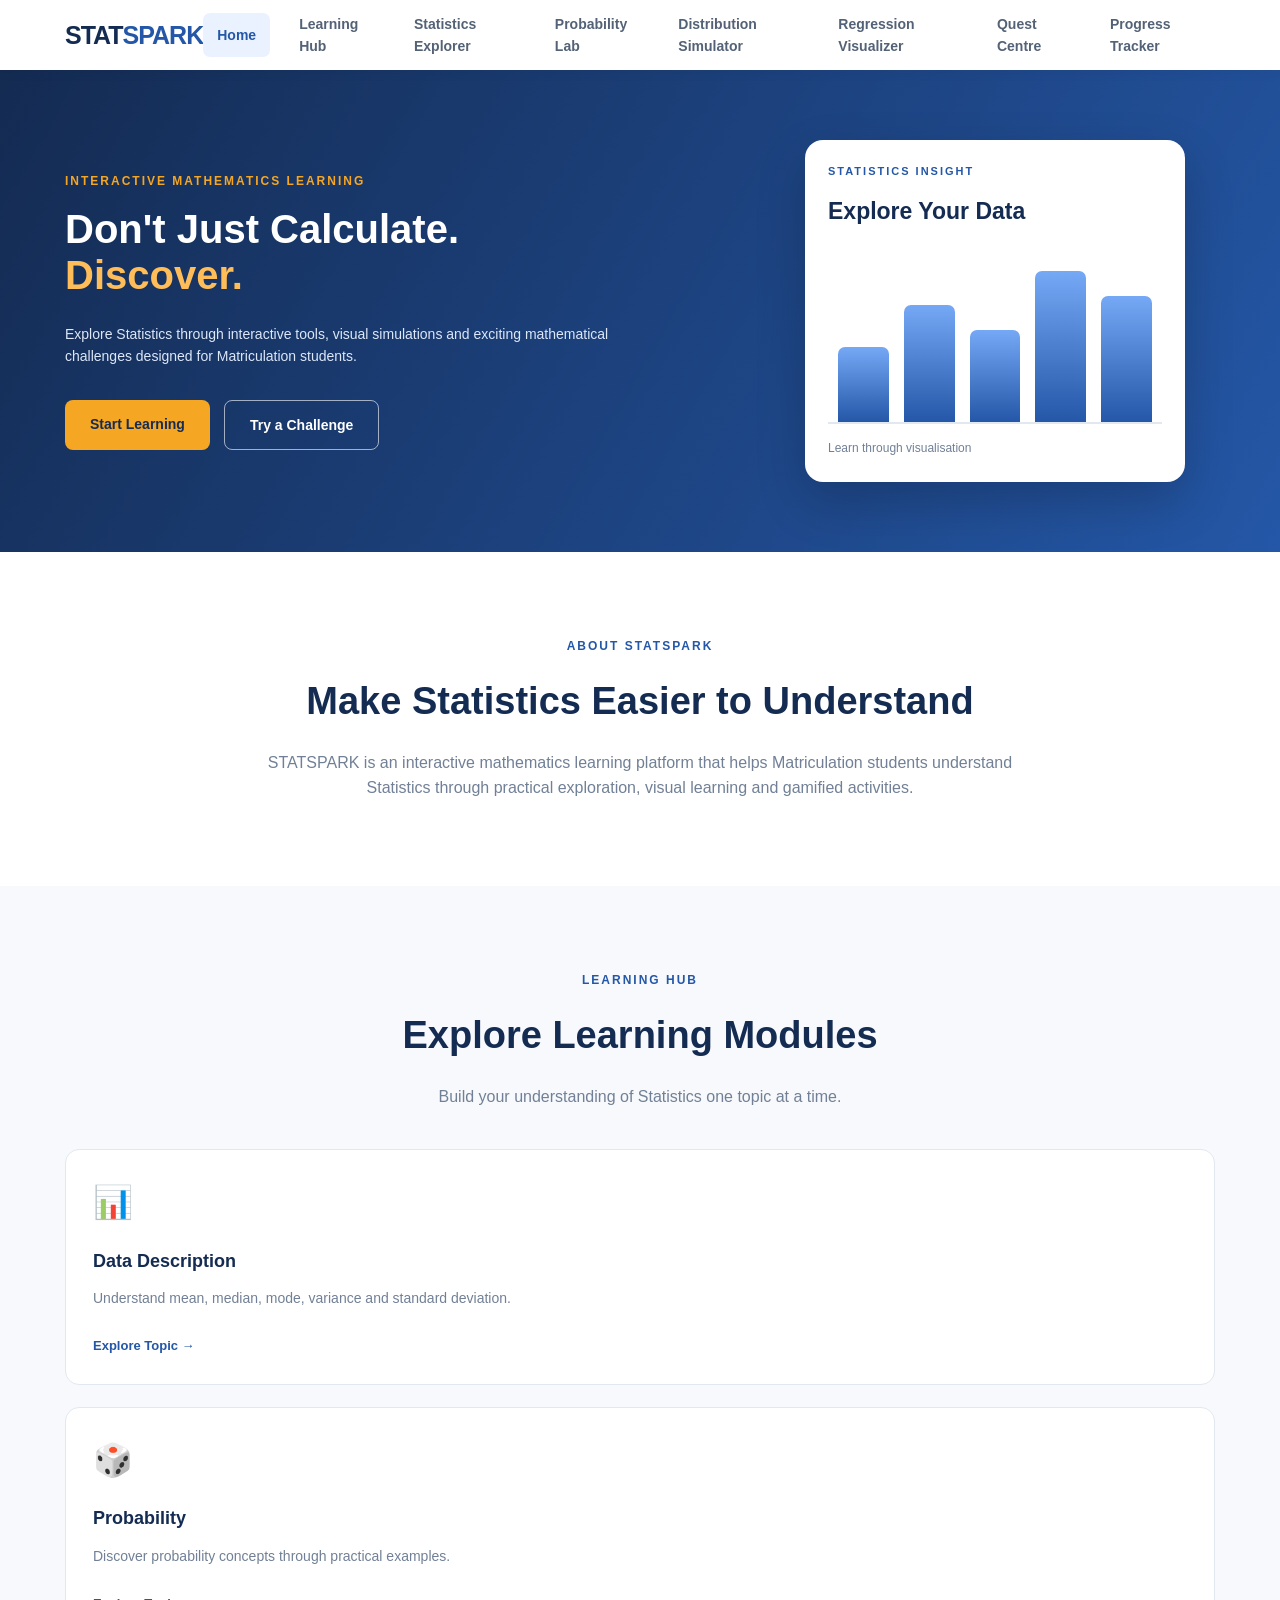
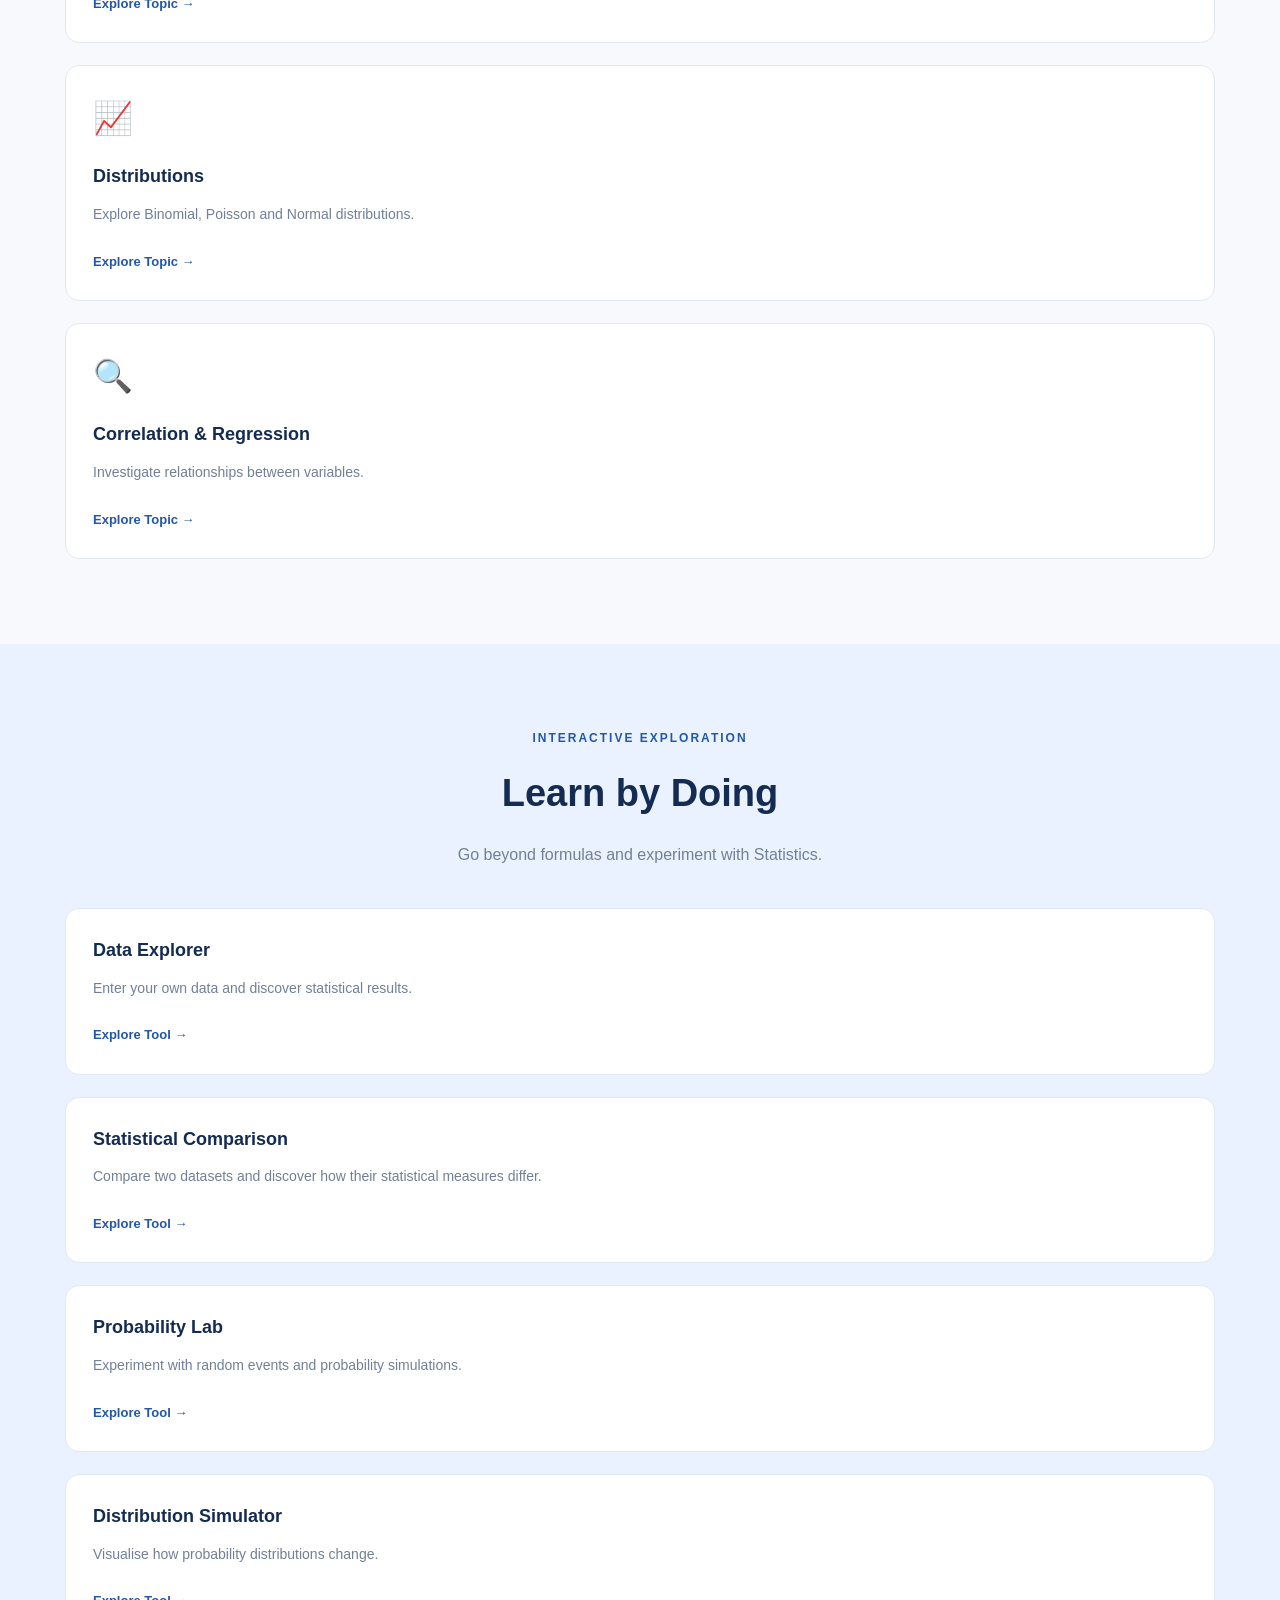
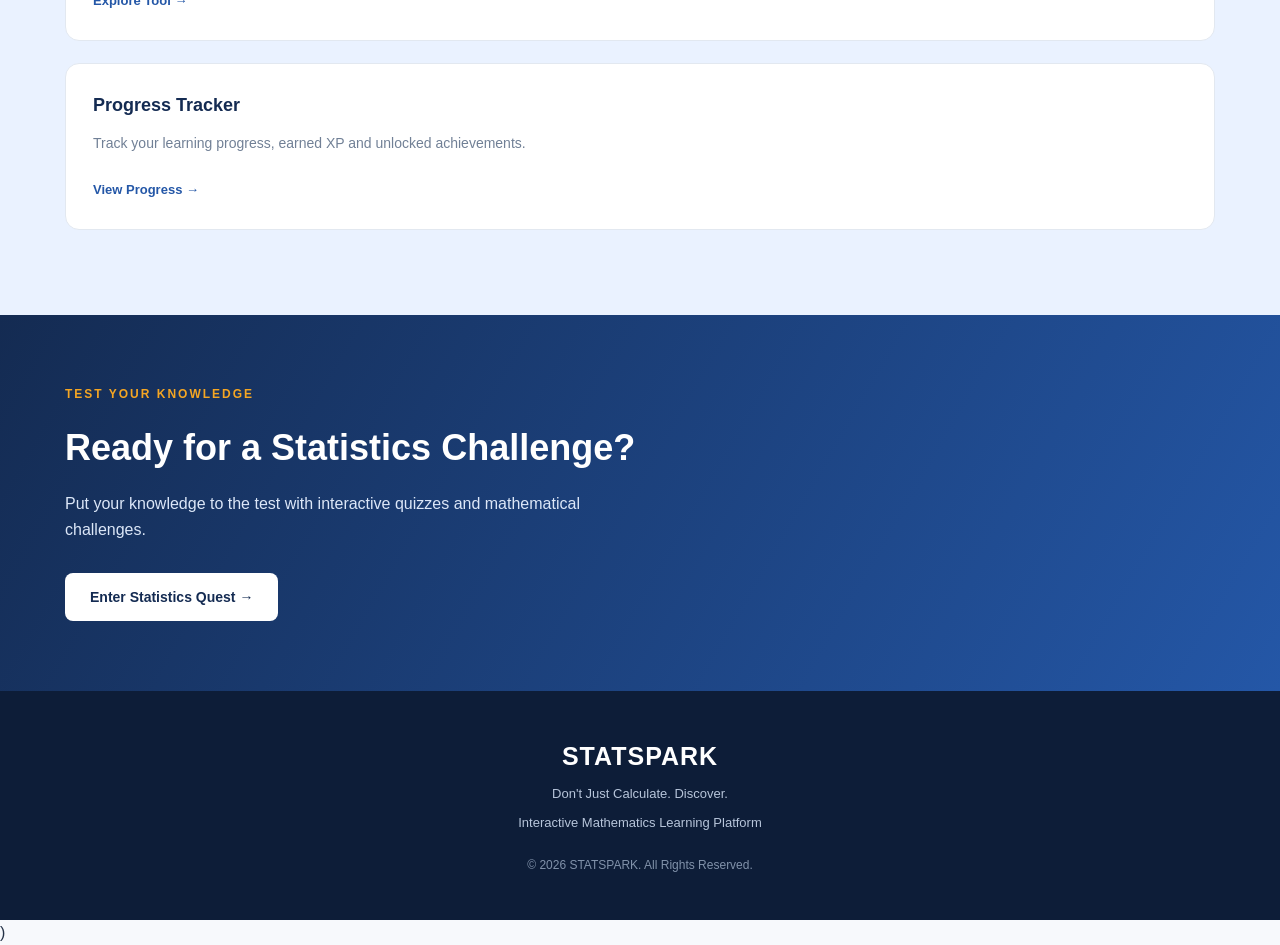
<file: index.html>
<!DOCTYPE html>
<html lang="en">

<head>
    <meta charset="UTF-8">
    <meta name="viewport" content="width=device-width, initial-scale=1.0">

    <title>STATSPARK | Discover Statistics</title>

    <link rel="stylesheet" href="css/style.css">
</head>

<body>

    <!-- NAVIGATION BAR -->
    <header class="header">
        <div class="container nav-container">

            <a href="index.html" class="logo">
                STAT<span>SPARK</span>
            </a>

            <button class="menu-toggle" id="menuToggle">
                ☰
            </button>

            <nav id="navMenu" class="nav-menu">
                <a href="index.html" class="active">Home</a>
                <a href="pages/learning.html">Learning Hub</a>
                <a href="pages/explorer.html">Statistics Explorer</a>
                <a href="pages/probability.html">Probability Lab</a>
                <a href="pages/distribution.html">Distribution Simulator</a>
                <a href="pages/regression.html">Regression Visualizer</a>
                <a href="pages/quest.html">Quest Centre</a>
                <a href="pages/progress.html">Progress Tracker</a>
            </nav>

        </div>
    </header>


    <!-- HERO SECTION -->
    <section class="hero">
        <div class="container hero-content">

            <div class="hero-text">

                <p class="hero-label">
                    INTERACTIVE MATHEMATICS LEARNING
                </p>

                <h1>
                    Don't Just Calculate.
                    <span>Discover.</span>
                </h1>

                <p class="hero-description">
                    Explore Statistics through interactive tools,
                    visual simulations and exciting mathematical
                    challenges designed for Matriculation students.
                </p>

                <div class="hero-buttons">

                    <a href="pages/learning.html" class="btn btn-primary">
                        Start Learning
                    </a>

                    <a href="pages/quest.html" class="btn btn-secondary">
                        Try a Challenge
                    </a>

                </div>

            </div>

            <div class="hero-visual">

                <div class="visual-card">

                    <p>STATISTICS INSIGHT</p>

                    <h2>Explore Your Data</h2>

                    <div class="chart">
                        <div class="bar bar-1"></div>
                        <div class="bar bar-2"></div>
                        <div class="bar bar-3"></div>
                        <div class="bar bar-4"></div>
                        <div class="bar bar-5"></div>
                    </div>

                    <p class="chart-caption">
                        Learn through visualisation
                    </p>

                </div>

            </div>

        </div>
    </section>


    <!-- INTRODUCTION -->
    <section class="intro section-padding">

        <div class="container">

            <p class="section-label">ABOUT STATSPARK</p>

            <h2>Make Statistics Easier to Understand</h2>

            <p>
                STATSPARK is an interactive mathematics learning
                platform that helps Matriculation students understand
                Statistics through practical exploration, visual
                learning and gamified activities.
            </p>

        </div>

    </section>


    <!-- LEARNING MODULES -->
    <section class="modules section-padding">

        <div class="container">

            <p class="section-label">LEARNING HUB</p>

            <h2>Explore Learning Modules</h2>

            <p class="section-description">
                Build your understanding of Statistics
                one topic at a time.
            </p>

            <div class="card-grid">

                <a href="pages/learning.html#data-description"
                   class="module-card">

                    <div class="card-icon">📊</div>

                    <h3>Data Description</h3>

                    <p>
                        Understand mean, median, mode,
                        variance and standard deviation.
                    </p>

                    <span>Explore Topic →</span>

                </a>


                <a href="pages/learning.html#probability"
                   class="module-card">

                    <div class="card-icon">🎲</div>

                    <h3>Probability</h3>

                    <p>
                        Discover probability concepts
                        through practical examples.
                    </p>

                    <span>Explore Topic →</span>

                </a>


                <a href="pages/distribution.html"
                   class="module-card">

                    <div class="card-icon">📈</div>

                    <h3>Distributions</h3>

                    <p>
                        Explore Binomial, Poisson
                        and Normal distributions.
                    </p>

                    <span>Explore Topic →</span>

                </a>


                <a href="pages/regression.html"
                   class="module-card">

                    <div class="card-icon">🔍</div>

                    <h3>Correlation & Regression</h3>

                    <p>
                        Investigate relationships
                        between variables.
                    </p>

                    <span>Explore Topic →</span>

                </a>

            </div>

        </div>

    </section>


    <!-- INTERACTIVE TOOLS -->
    <section class="tools section-padding">

        <div class="container">

            <p class="section-label">INTERACTIVE EXPLORATION</p>

            <h2>Learn by Doing</h2>

            <p class="section-description">
                Go beyond formulas and experiment with Statistics.
            </p>

            <div class="card-grid">

                <a href="pages/explorer.html" class="tool-card">

                    <h3>Data Explorer</h3>

                    <p>
                        Enter your own data and discover
                        statistical results.
                    </p>

                    <span>Explore Tool →</span>

                </a>


                <a href="pages/explorer.html" class="tool-card">

                    <h3>Statistical Comparison</h3>

                    <p>
                        Compare two datasets and discover
                        how their statistical measures differ.
                    </p>

                    <span>Explore Tool →</span>

                </a>


                <a href="pages/probability.html" class="tool-card">

                    <h3>Probability Lab</h3>

                    <p>
                        Experiment with random events
                        and probability simulations.
                    </p>

                    <span>Explore Tool →</span>

                </a>


                <a href="pages/distribution.html" class="tool-card">

                    <h3>Distribution Simulator</h3>

                    <p>
                        Visualise how probability
                        distributions change.
                    </p>

                    <span>Explore Tool →</span>

                </a>


                <a href="pages/progress.html" class="tool-card">

                    <h3>Progress Tracker</h3>

                    <p>
                        Track your learning progress,
                        earned XP and unlocked achievements.
                    </p>

                    <span>View Progress →</span>

                </a>

            </div>

        </div>

    </section>


    <!-- STATISTICS QUEST -->
    <section class="quest-section">

        <div class="container quest-content">

            <div>

                <p class="section-label">TEST YOUR KNOWLEDGE</p>

                <h2>Ready for a Statistics Challenge?</h2>

                <p>
                    Put your knowledge to the test with
                    interactive quizzes and mathematical challenges.
                </p>

            </div>

            <a href="pages/quest.html" class="btn btn-light">
                Enter Statistics Quest →
            </a>

        </div>

    </section>


    <!-- FOOTER -->
    <footer class="footer">

        <div class="container">

            <h3>STATSPARK</h3>

            <p>Don't Just Calculate. Discover.</p>

            <p>
                Interactive Mathematics Learning Platform
            </p>

            <p class="copyright">
                © <span id="currentYear"></span> STATSPARK.
                All Rights Reserved.
            </p>

        </div>

    </footer>


    <script src="js/main.js"></script>

</body>
</html>
)
</file>
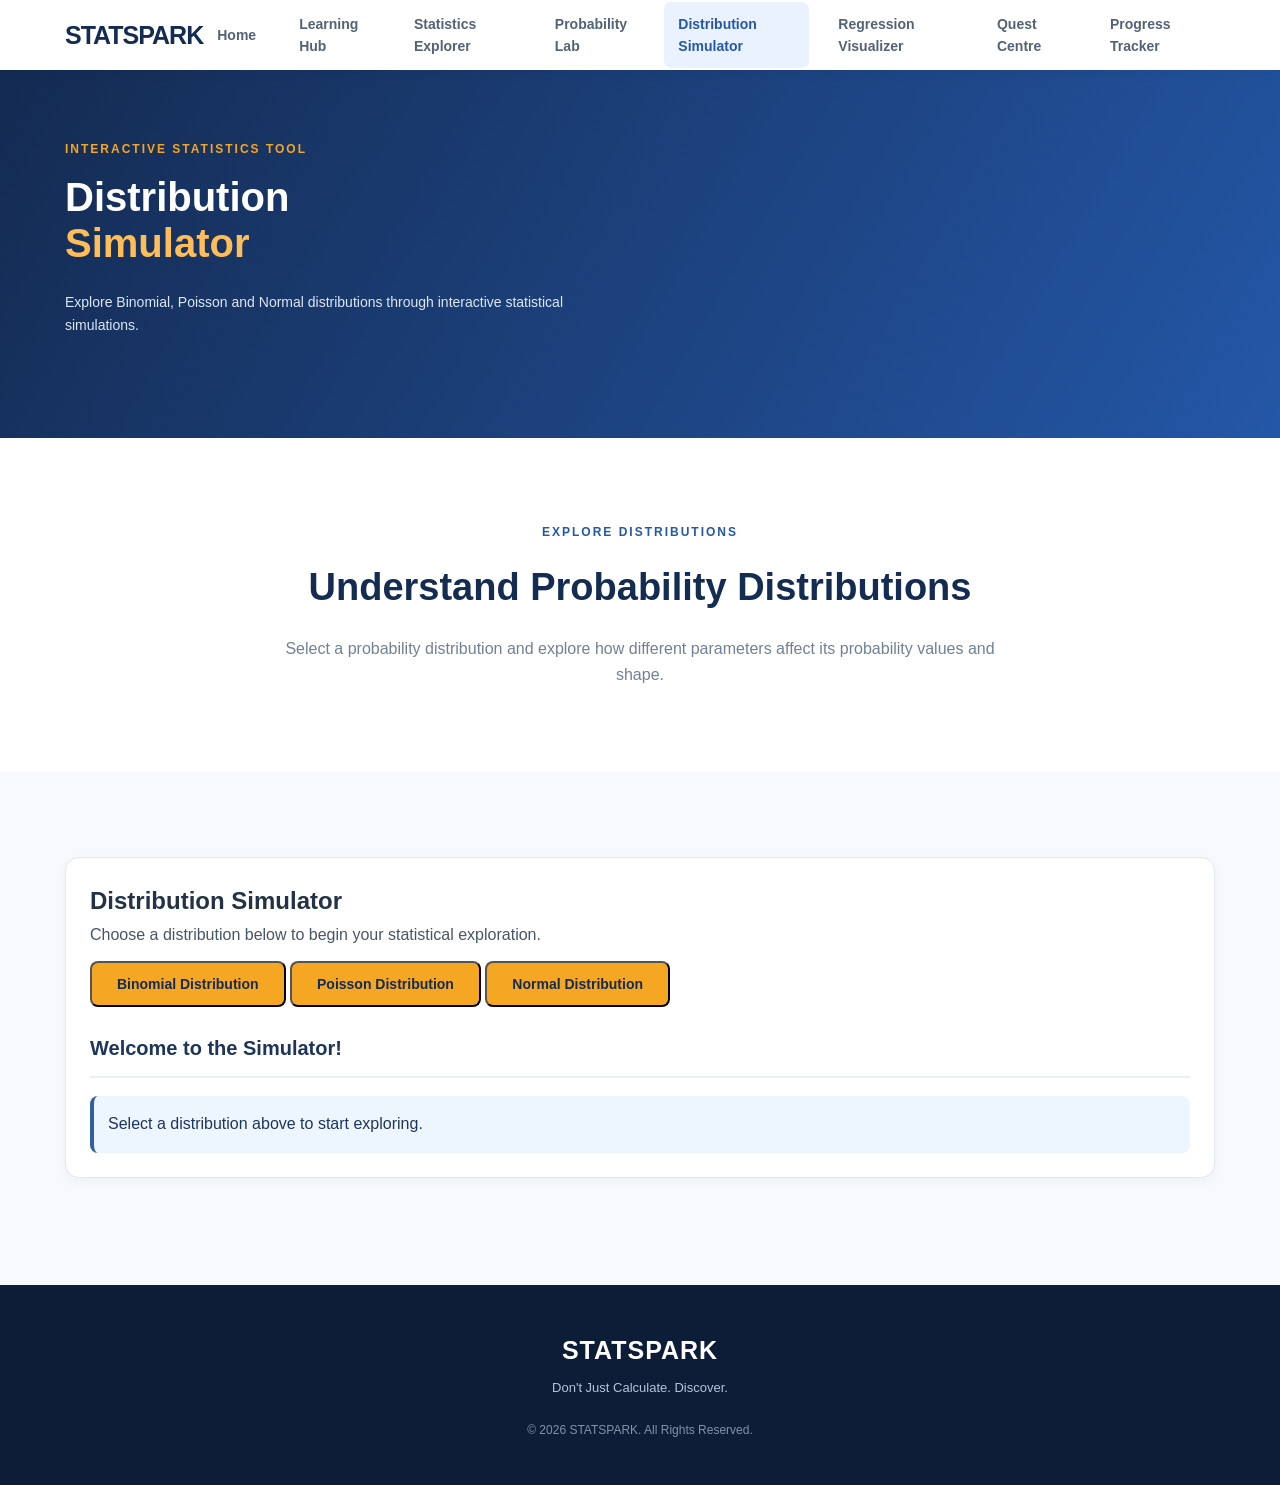
<file: pages/distribution.html>
<!DOCTYPE html>
<html lang="en">

<head>
    <meta charset="UTF-8">
    <meta name="viewport" content="width=device-width, initial-scale=1.0">

    <title>Distribution Simulator | STATSPARK</title>

    <link rel="stylesheet" href="../css/style.css">
</head>

<body>

    
<!-- NAVIGATION BAR -->
<header class="header">

    <div class="container nav-container">

        <a href="../index.html" class="logo">
            STATSPARK
        </a>

        <button id="menuToggle" class="menu-toggle">
            ☰
        </button>

        <nav id="navMenu" class="nav-menu">

            <a href="../index.html">Home</a>
            <a href="learning.html">Learning Hub</a>
            <a href="explorer.html">Statistics Explorer</a>
            <a href="probability.html">Probability Lab</a>
            <a href="distribution.html" class="active">Distribution Simulator</a>
            <a href="regression.html">Regression Visualizer</a>
            <a href="quest.html">Quest Centre</a>
            <a href="progress.html">Progress Tracker</a>

        </nav>

    </div>

</header>



    <!-- HERO SECTION -->
    <section class="hero">
        <div class="container">

            <p class="hero-label">INTERACTIVE STATISTICS TOOL</p>

            <h1>
                Distribution
                <span>Simulator</span>
            </h1>

            <p class="hero-description">
                Explore Binomial, Poisson and Normal
                distributions through interactive
                statistical simulations.
            </p>

        </div>
    </section>


    <!-- INTRODUCTION -->
    <section class="intro section-padding">
        <div class="container">

            <p class="section-label">EXPLORE DISTRIBUTIONS</p>

            <h2>Understand Probability Distributions</h2>

            <p>
                Select a probability distribution and
                explore how different parameters affect
                its probability values and shape.
            </p>

        </div>
    </section>


    <!-- SIMULATOR SECTION -->
    <section class="section-padding">
        <div class="container">

            <div class="explanation-section">

                <h2>Distribution Simulator</h2>

                <p>
                    Choose a distribution below to begin
                    your statistical exploration.
                </p>

                <div class="distribution-options">

                    <button class="btn btn-primary">
                        Binomial Distribution
                    </button>

                    <button class="btn btn-primary">
                        Poisson Distribution
                    </button>

                    <button class="btn btn-primary">
                        Normal Distribution
                    </button>

                </div>

                <div id="distributionContent">

                    <h3>Welcome to the Simulator!</h3>

                    <p>
                        Select a distribution above to
                        start exploring.
                    </p>

                </div>

            </div>

        </div>
    </section>


    <!-- FOOTER -->
    <footer class="footer">
        <div class="container">

            <h3>STATSPARK</h3>

            <p>Don't Just Calculate. Discover.</p>

            <p class="copyright">
                © 2026 STATSPARK. All Rights Reserved.
            </p>

        </div>
    </footer>


    <script src="../js/main.js"></script>
    <script src="../js/distribution.js"></script>

</body>
</html>
</file>
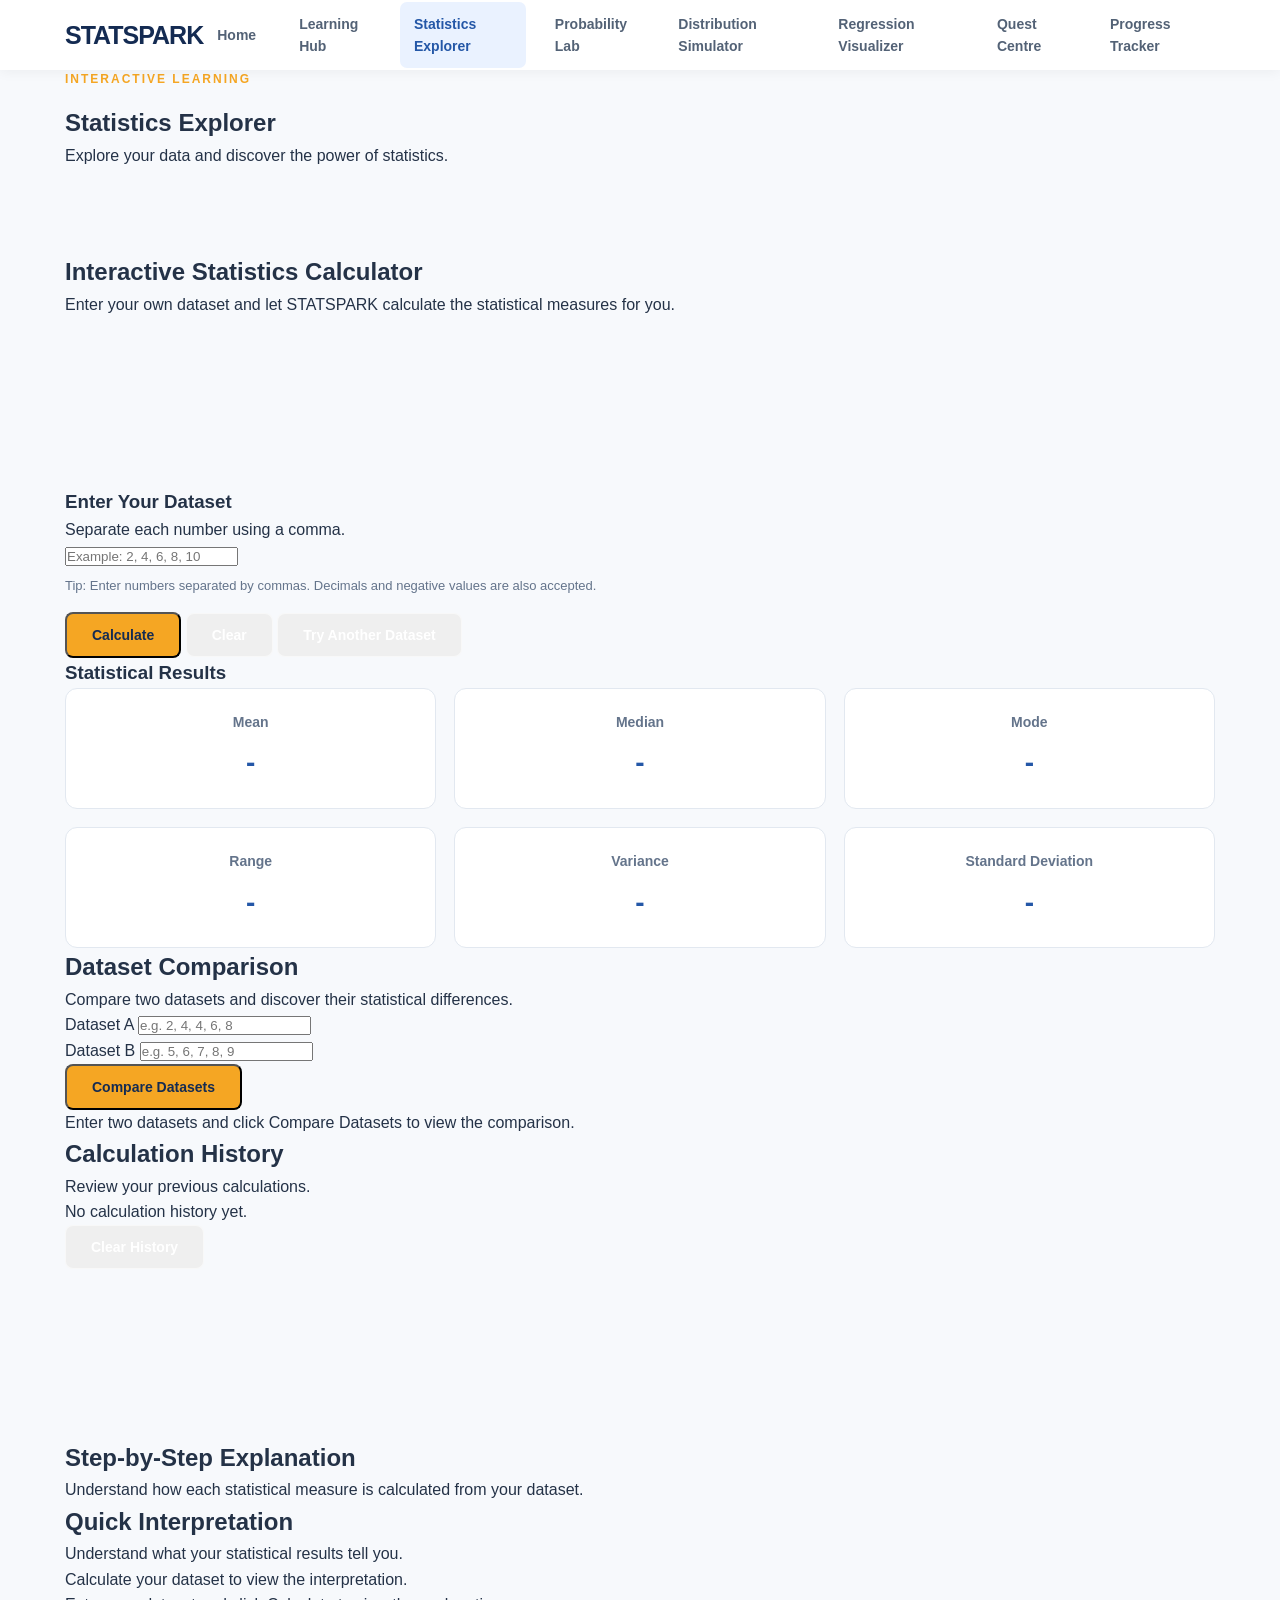
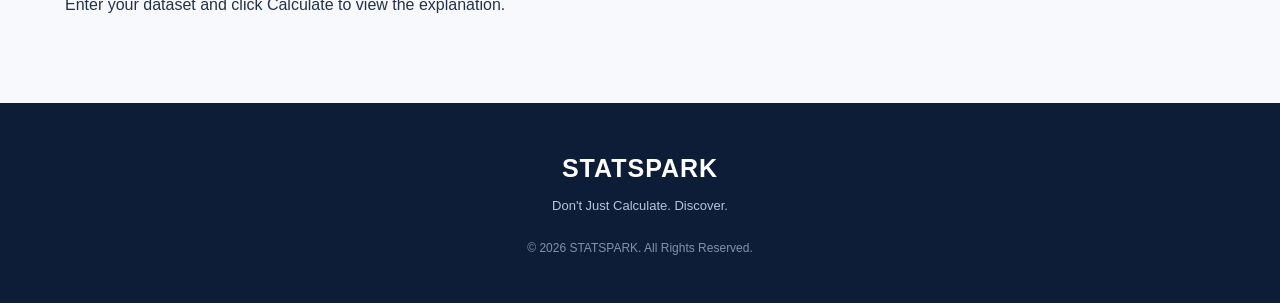
<file: pages/explorer.html>
<!DOCTYPE html>
<html lang="en">

<head>
    <meta charset="UTF-8">
    <meta name="viewport" content="width=device-width, initial-scale=1.0">

    <title>Statistics Explorer | STATSPARK</title>

    <link rel="stylesheet" href="../css/style.css">
</head>

<body>

    
<!-- NAVIGATION BAR -->
<header class="header">

    <div class="container nav-container">

        <a href="../index.html" class="logo">
            STATSPARK
        </a>

        <button id="menuToggle" class="menu-toggle">
            ☰
        </button>

        <nav id="navMenu" class="nav-menu">

            <a href="../index.html">Home</a>
            <a href="learning.html">Learning Hub</a>
            <a href="explorer.html" class="active">Statistics Explorer</a>
            <a href="probability.html">Probability Lab</a>
            <a href="distribution.html">Distribution Simulator</a>
            <a href="regression.html">Regression Visualizer</a>
            <a href="quest.html">Quest Centre</a>
            <a href="progress.html">Progress Tracker</a>

        </nav>

    </div>

</header>



    <!-- PAGE HERO -->
    <section class="page-hero">

        <div class="container">

            <p class="section-label">INTERACTIVE LEARNING</p>

            <h1>Statistics Explorer</h1>

            <p>
                Explore your data and discover
                the power of statistics.
            </p>

        </div>

    </section>


    <!-- EXPLORER INTRODUCTION -->
    <section class="section-padding">

        <div class="container">

            <h2>Interactive Statistics Calculator</h2>

            <p>
                Enter your own dataset and let STATSPARK
                calculate the statistical measures for you.
            </p>

        </div>

    </section>


    <!-- CALCULATOR SECTION -->
    <section class="section-padding">

        <div class="container">

          <div class="explorer-card">

    <h3>Enter Your Dataset</h3>

    <p>
        Separate each number using a comma.
    </p>

    <input
        type="text"
        id="dataInput"
        placeholder="Example: 2, 4, 6, 8, 10"
    >
<p class="input-hint">
    Tip: Enter numbers separated by commas. Decimals and negative values are also accepted.
</p>
    <div class="explorer-buttons">

        <button id="calculateBtn" class="btn btn-primary">
            Calculate
        </button>

        <button id="clearBtn" class="btn btn-secondary">
            Clear
        </button>

        <button id="sampleBtn" class="btn btn-secondary">
            Try Another Dataset
        </button>

    </div>

    <p id="errorMessage"></p>

          </div>

    


            <!-- RESULTS -->
            <div class="explorer-card">

                <h3>Statistical Results</h3>

                <div class="results-grid">

                    <div class="result-box">
                        <p>Mean</p>
                        <h3 id="meanResult">-</h3>
                    </div>

                    <div class="result-box">
                        <p>Median</p>
                        <h3 id="medianResult">-</h3>
                    </div>

                    <div class="result-box">
                        <p>Mode</p>
                        <h3 id="modeResult">-</h3>
                    </div>

                    <div class="result-box">
                        <p>Range</p>
                        <h3 id="rangeResult">-</h3>
                    </div>

                    <div class="result-box">
                        <p>Variance</p>
                        <h3 id="varianceResult">-</h3>
                    </div>

                    <div class="result-box">
                        <p>Standard Deviation</p>
                        <h3 id="sdResult">-</h3>
                    </div>

                </div>

            </div>
          
<!-- DATASET COMPARISON -->
<div class="explorer-card">

    <h2>Dataset Comparison</h2>

    <p>
        Compare two datasets and discover their statistical differences.
    </p>

    <div class="comparison-inputs">

        <div class="comparison-group">

            <label for="datasetA">Dataset A</label>

            <input
                type="text"
                id="datasetA"
                placeholder="e.g. 2, 4, 4, 6, 8"
            >

        </div>

        <div class="comparison-group">

            <label for="datasetB">Dataset B</label>

            <input
                type="text"
                id="datasetB"
                placeholder="e.g. 5, 6, 7, 8, 9"
            >

        </div>

    </div>

    <p id="comparisonError" class="error-message"></p>

    <button id="compareBtn" class="btn btn-primary">
    Compare Datasets
    </button>

    <div id="comparisonResults">

        <p>
            Enter two datasets and click Compare Datasets
            to view the comparison.
        </p>

    </div>

</div>

<!-- CALCULATION HISTORY -->
<div class="explorer-card">

    <h2>Calculation History</h2>

    <p>
        Review your previous calculations.
    </p>

    <div id="historyContent">

        <p>No calculation history yet.</p>

    </div>
<button id="clearHistoryBtn" class="btn btn-secondary">
  
    Clear History
</button>
</div>
        </div>

    </section>

    <!-- STEP-BY-STEP EXPLANATION -->
    <section class="section-padding">

        <div class="container">

            <div class="explorer-card">

                <h2>Step-by-Step Explanation</h2>

                <p>
                    Understand how each statistical
                    measure is calculated from your dataset.
                </p>
<!-- QUICK INTERPRETATION -->
<div class="explorer-card">

    <h2>Quick Interpretation</h2>

    <p>
        Understand what your statistical results tell you.
    </p>

    <div id="interpretationContent">

        <p>Calculate your dataset to view the interpretation.</p>

    </div>

</div>
                <div id="explanationContent">

                    <p>
                        Enter your dataset and click
                        Calculate to view the explanation.
                    </p>

                </div>

            </div>

        </div>

    </section>


    <!-- FOOTER -->
    <footer class="footer">

        <div class="container">

            <h3>STATSPARK</h3>

            <p>Don't Just Calculate. Discover.</p>

            <p class="copyright">
                © <span id="currentYear"></span>
                STATSPARK. All Rights Reserved.
            </p>

        </div>

    </footer>


    <script src="../js/main.js"></script>
    <script src="../js/statistics.js"></script>

</body>
</html>
</file>
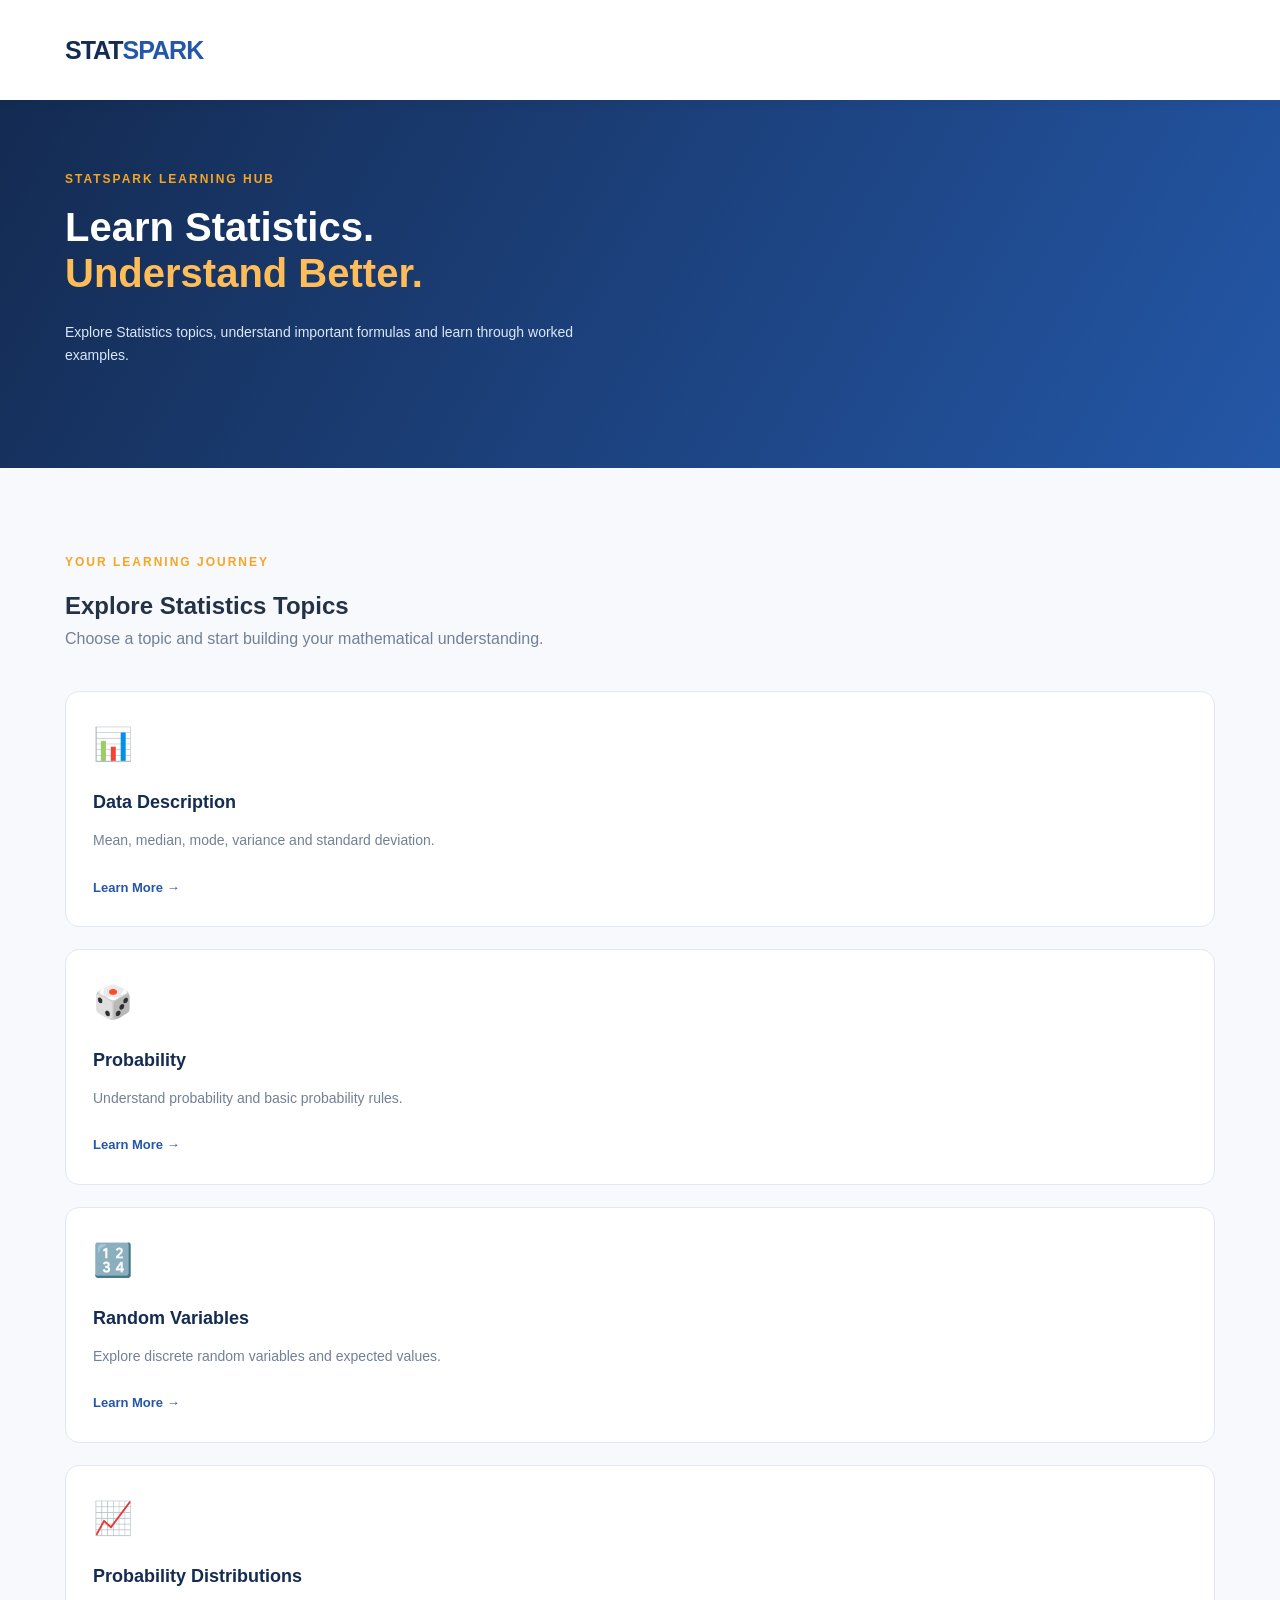
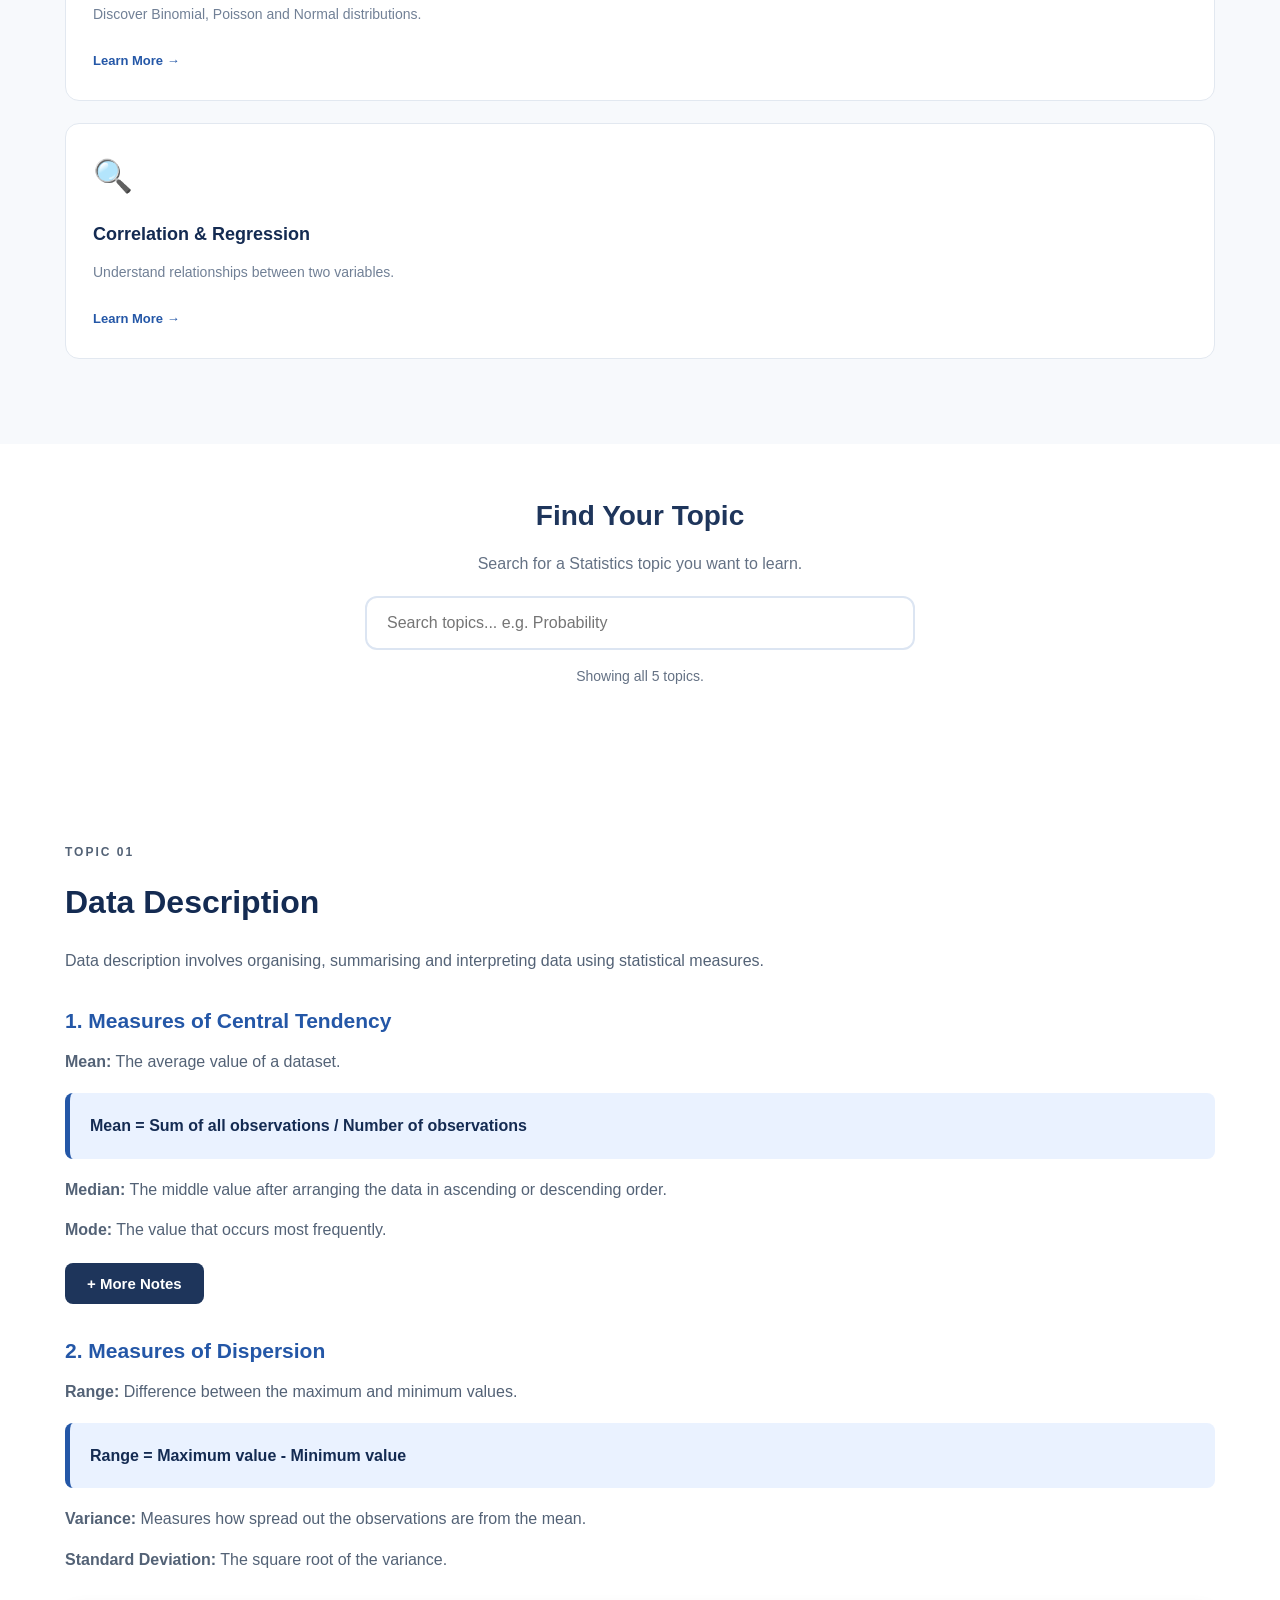
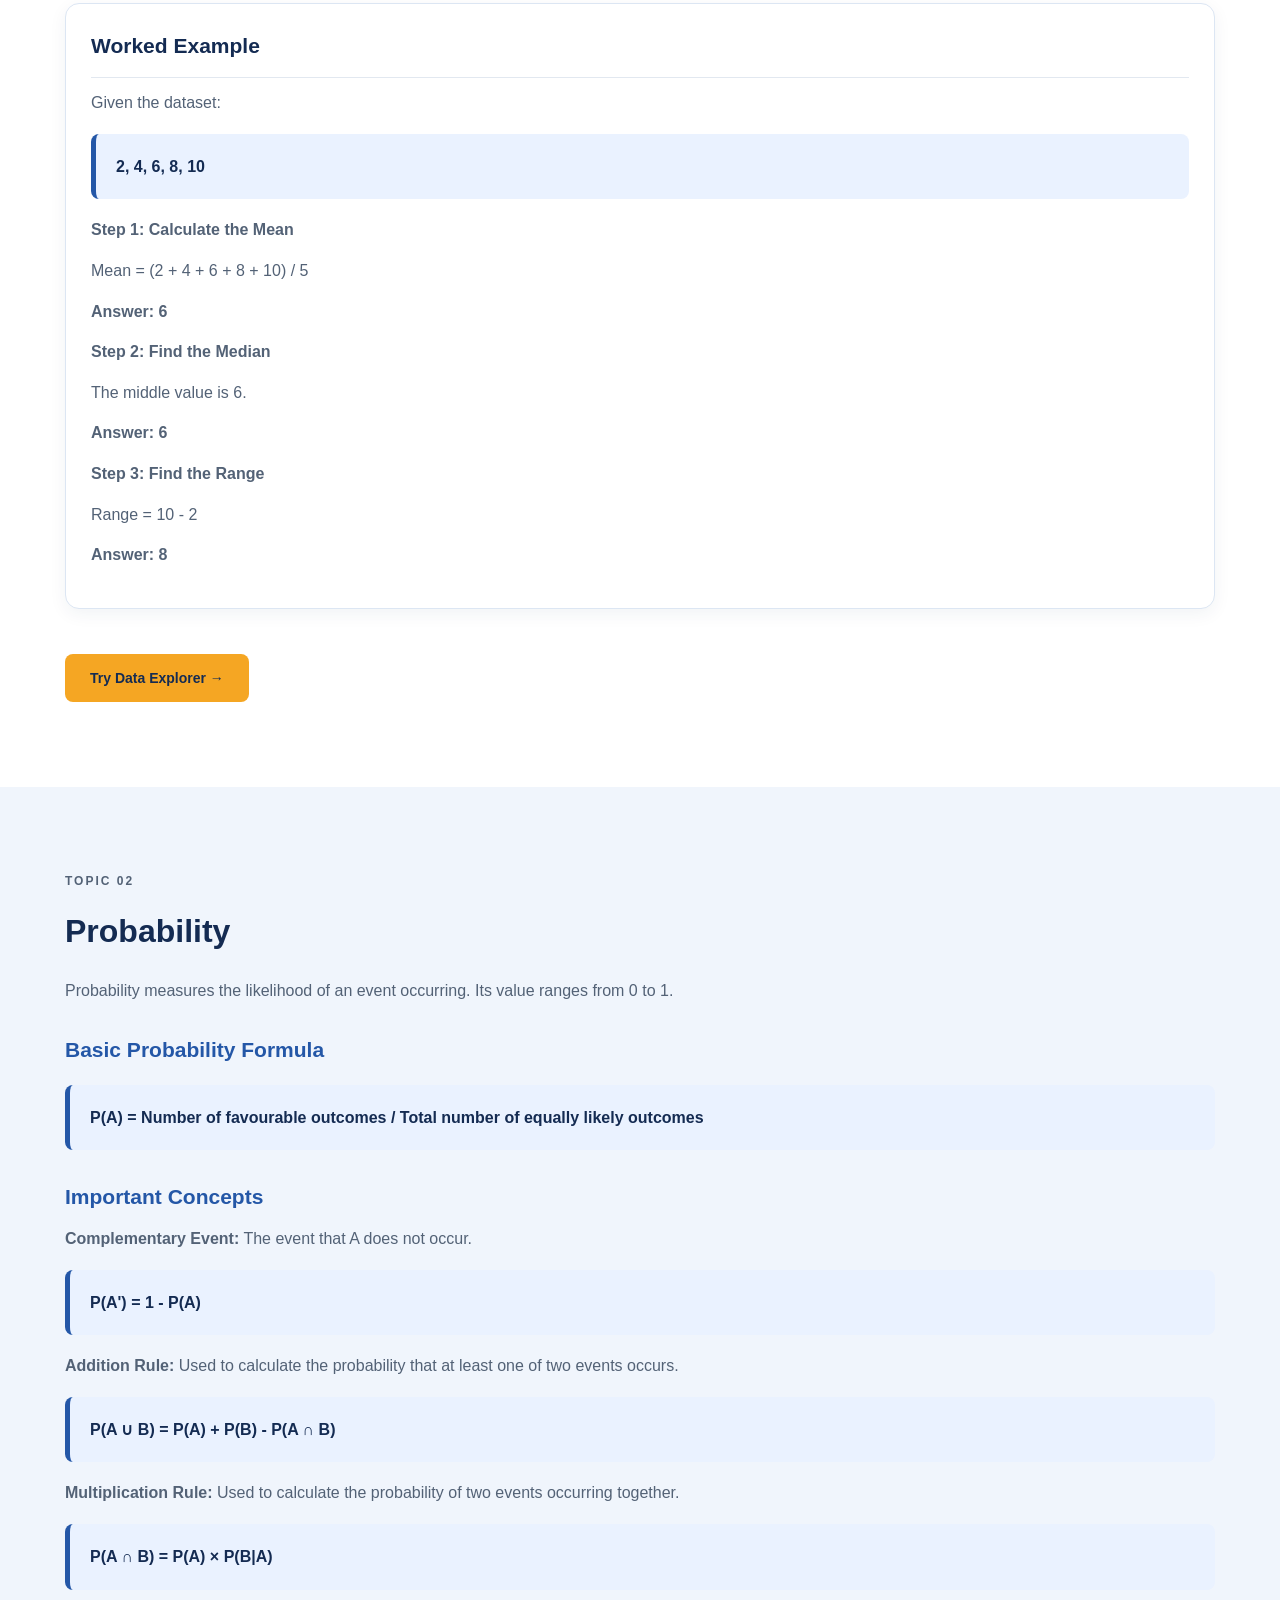
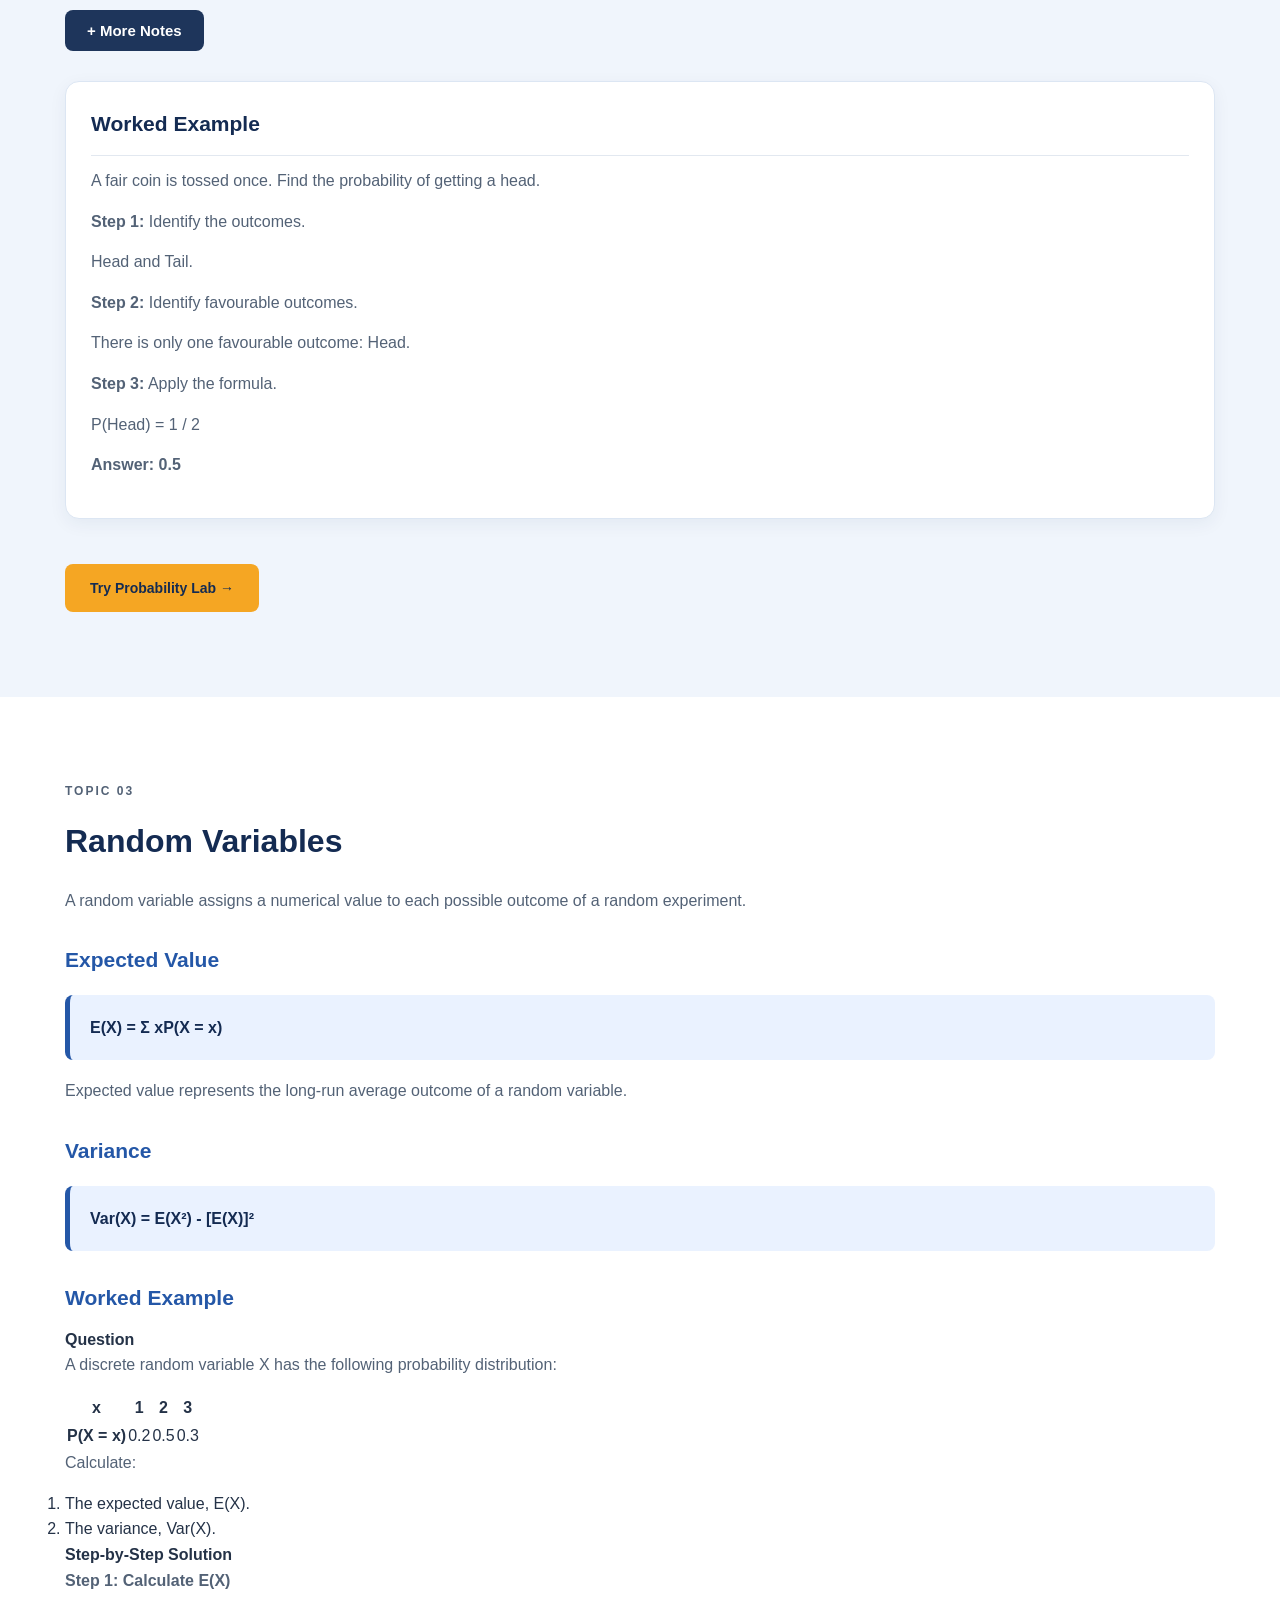
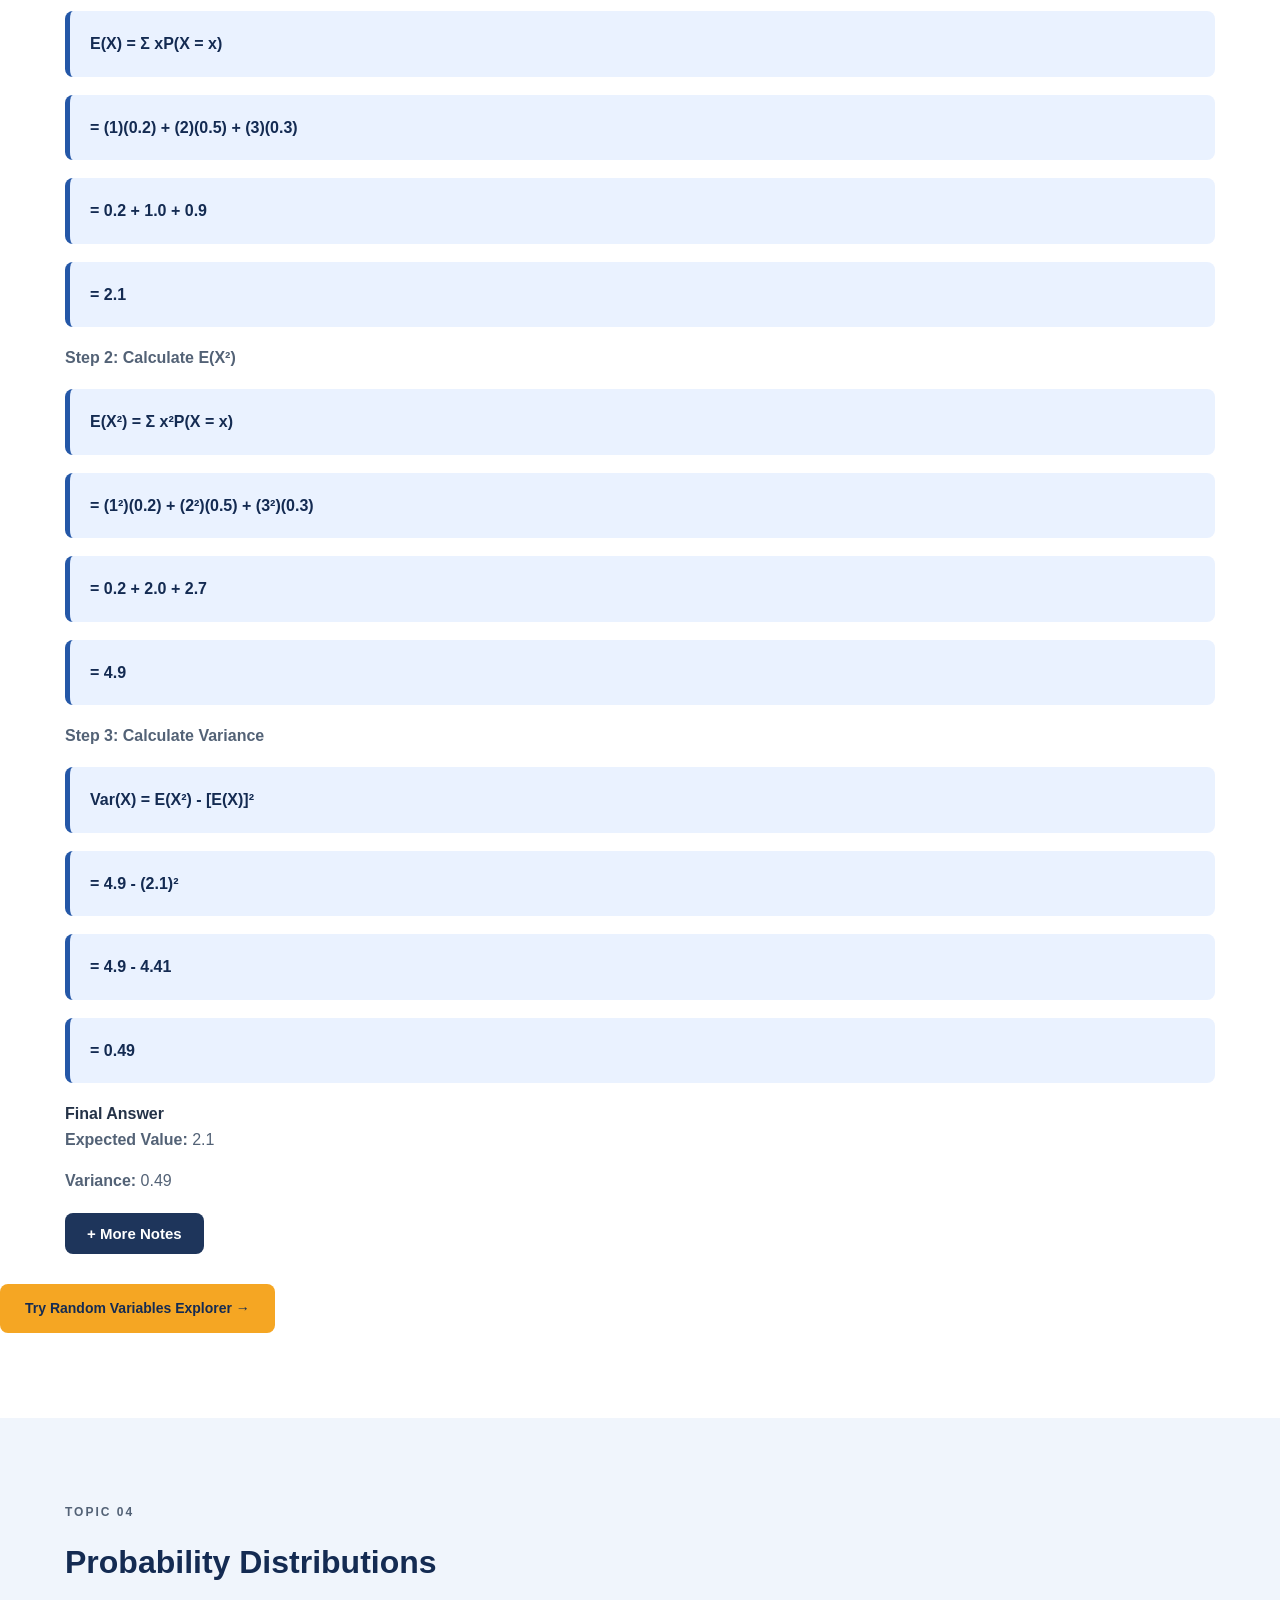
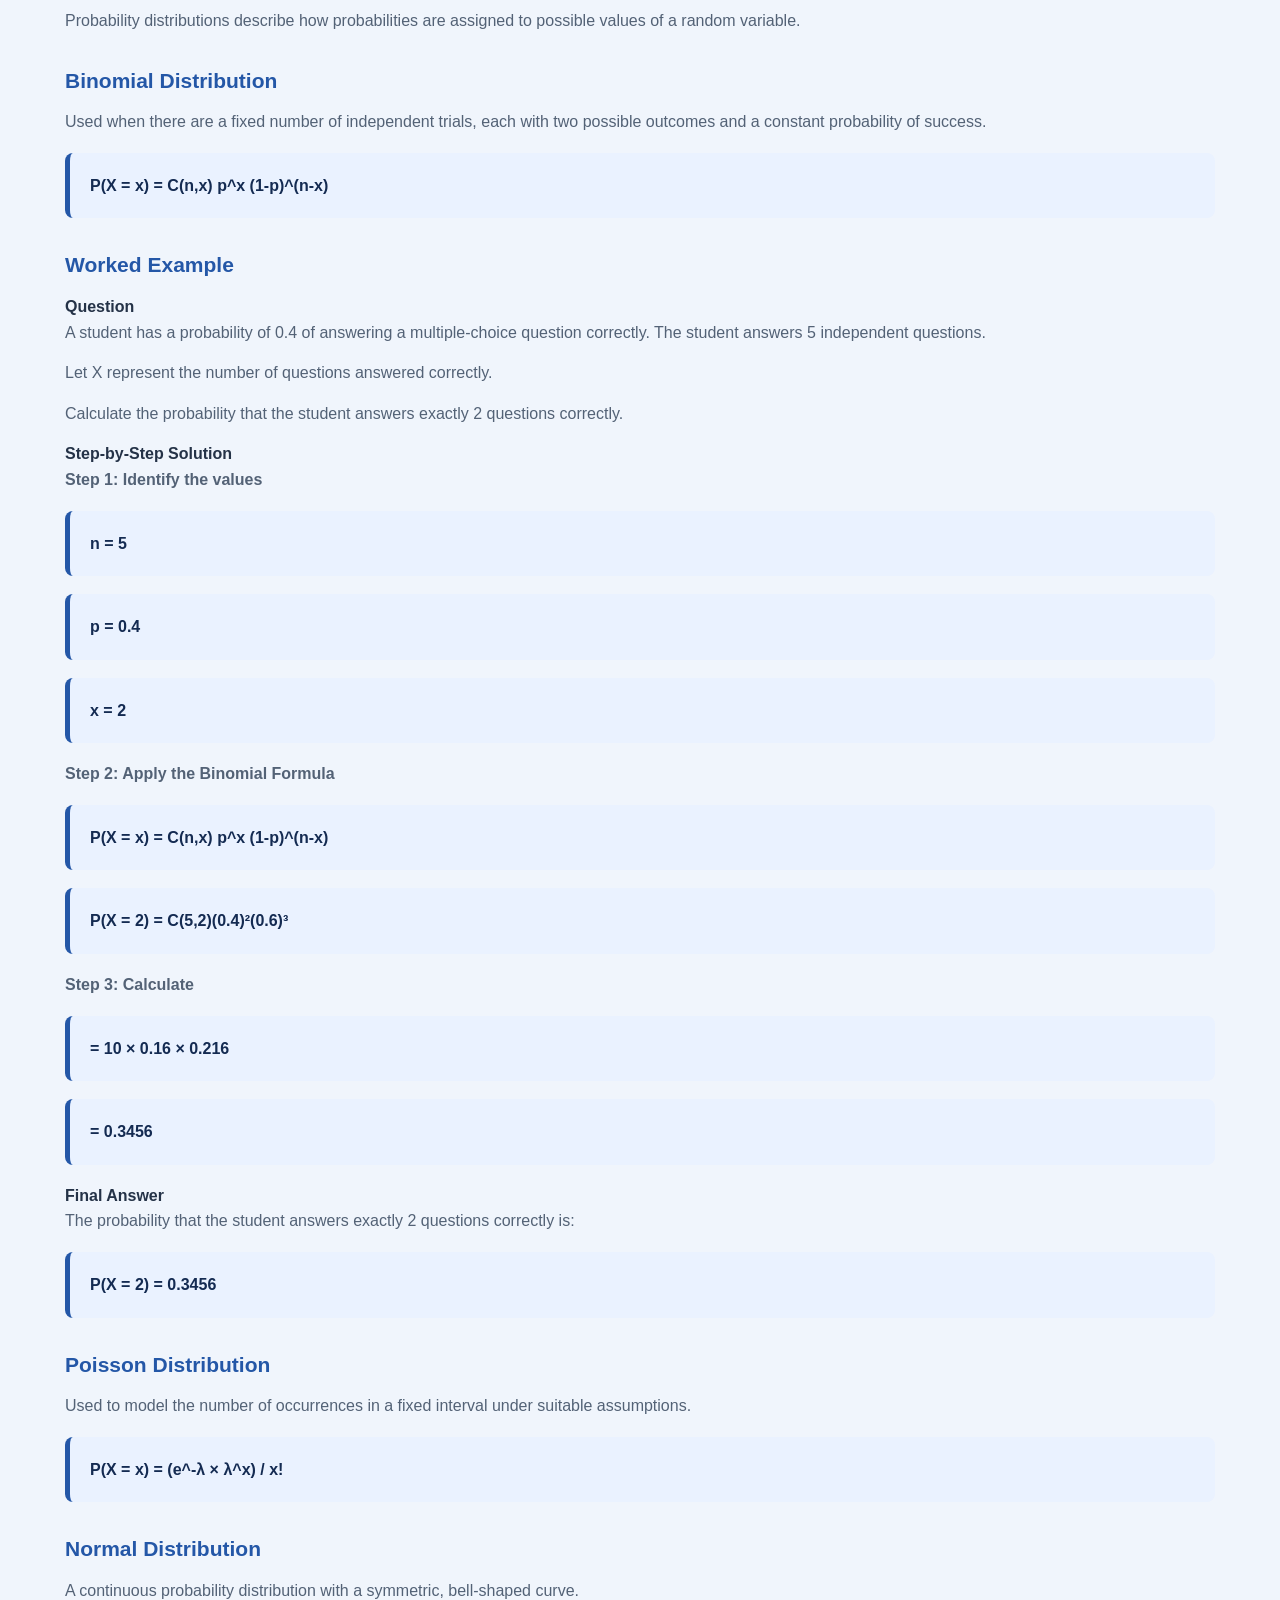
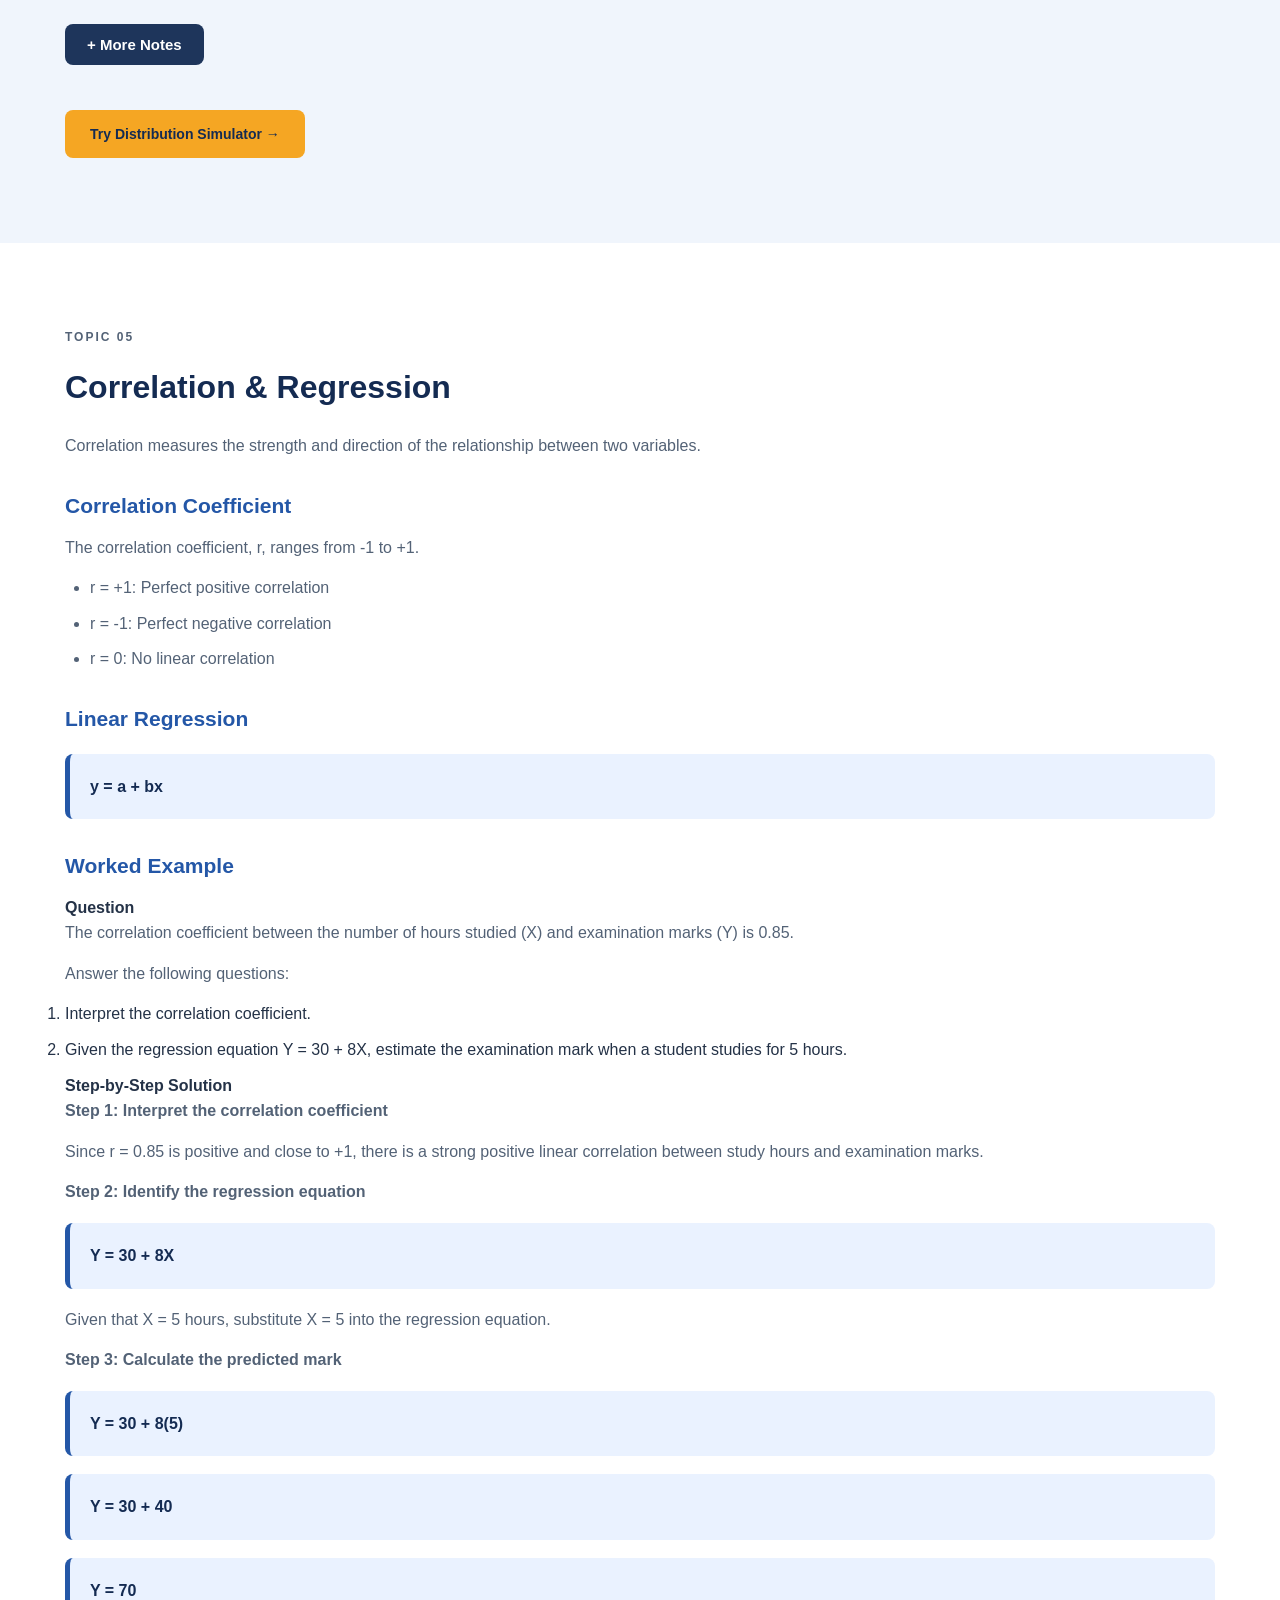
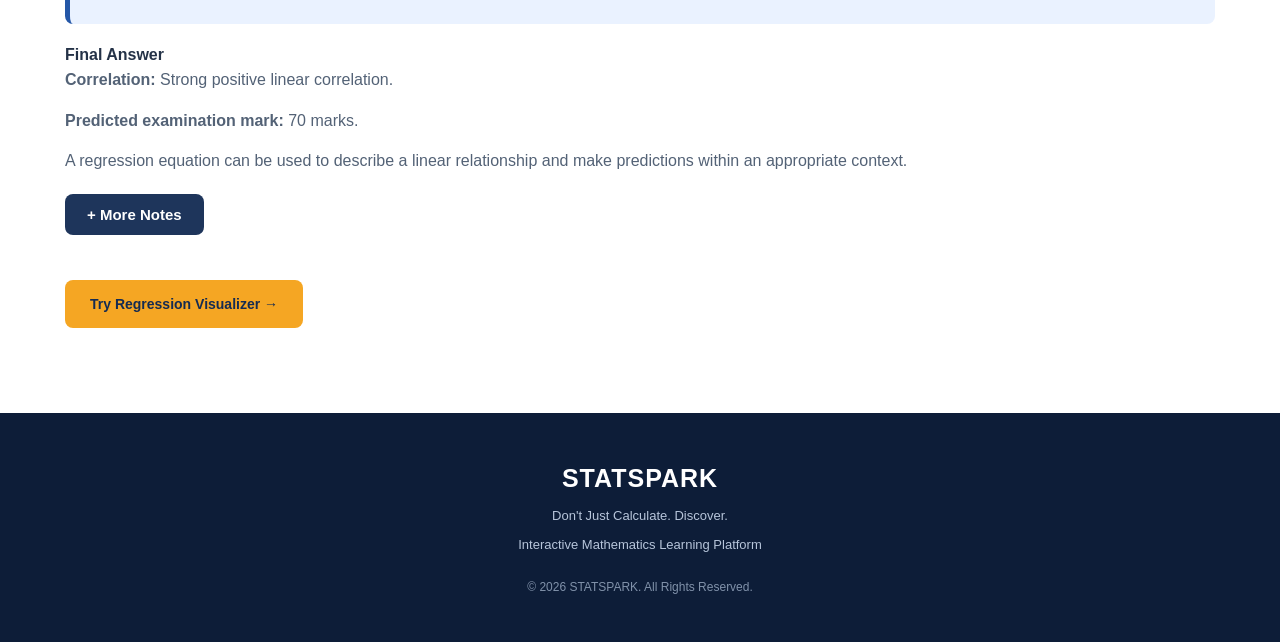
<file: pages/learning.html>
<!DOCTYPE html>
<html lang="en">
<head>
    <meta charset="UTF-8">
    <meta name="viewport" content="width=device-width, initial-scale=1.0">

    <title>Learning Hub | STATSPARK</title>

    <link rel="stylesheet" href="../css/style.css">
</head>

<body>

    
<!-- NAVIGATION BAR -->
<header class="navbar">
    <div class="container nav-container">

        <a href="../index.html" class="logo">
            STAT<span>SPARK</span>
        </a>

        <button class="menu-toggle" id="menuToggle">
            ☰
        </button>

        <nav id="navMenu">
            <a href="../index.html">Home</a>
            <a href="learning.html" class="active">Learning Hub</a>
            <a href="explorer.html">Statistics Explorer</a>
            <a href="probability.html">Probability Lab</a>
            <a href="distribution.html">Distribution Simulator</a>
            <a href="regression.html">Regression Visualizer</a>
            <a href="quest.html">Quest Centre</a>
            <a href="progress.html">Progress Tracker</a>
        </nav>

    </div>
</header>



    <!-- PAGE HERO -->
    <section class="hero">
        <div class="container">

            <p class="hero-label">STATSPARK LEARNING HUB</p>

            <h1>
                Learn Statistics.
                <span>Understand Better.</span>
            </h1>

            <p class="hero-description">
                Explore Statistics topics, understand important
                formulas and learn through worked examples.
            </p>

        </div>
    </section>


    <!-- TOPIC INTRODUCTION -->
    <section class="section-padding">
        <div class="container">

            <p class="section-label">YOUR LEARNING JOURNEY</p>

            <h2>Explore Statistics Topics</h2>

            <p class="section-description">
                Choose a topic and start building your
                mathematical understanding.
            </p>


            <!-- TOPIC CARDS -->
            <div class="card-grid">

                <a href="#data-description" class="module-card">
                    <div class="card-icon">📊</div>
                    <h3>Data Description</h3>
                    <p>
                        Mean, median, mode, variance
                        and standard deviation.
                    </p>
                    <span>Learn More →</span>
                </a>


                <a href="#probability" class="module-card">
                    <div class="card-icon">🎲</div>
                    <h3>Probability</h3>
                    <p>
                        Understand probability and
                        basic probability rules.
                    </p>
                    <span>Learn More →</span>
                </a>


                <a href="#random-variables" class="module-card">
                    <div class="card-icon">🔢</div>
                    <h3>Random Variables</h3>
                    <p>
                        Explore discrete random variables
                        and expected values.
                    </p>
                    <span>Learn More →</span>
                </a>


                <a href="#distributions" class="module-card">
                    <div class="card-icon">📈</div>
                    <h3>Probability Distributions</h3>
                    <p>
                        Discover Binomial, Poisson
                        and Normal distributions.
                    </p>
                    <span>Learn More →</span>
                </a>


                <a href="#regression" class="module-card">
                    <div class="card-icon">🔍</div>
                    <h3>Correlation & Regression</h3>
                    <p>
                        Understand relationships
                        between two variables.
                    </p>
                    <span>Learn More →</span>
                </a>

            </div>

        </div>
    </section>


  
  <!-- TOPIC SEARCH -->
<section class="topic-search">
    <div class="container">
        <h2>Find Your Topic</h2>
        <p>Search for a Statistics topic you want to learn.</p>

        <input
            type="text"
            id="topicSearch"
            placeholder="Search topics... e.g. Probability"
        >

        <p id="searchMessage"></p>
    </div>
</section>

<!-- TOPIC 1: DATA DESCRIPTION -->
<section class="section-padding" id="data-description">
        <div class="container">

            <p class="section-label">TOPIC 01</p>

            <h2>Data Description</h2>

            <p>
                Data description involves organising,
                summarising and interpreting data using
                statistical measures.
            </p>

            <h3>1. Measures of Central Tendency</h3>

            <p><strong>Mean:</strong> The average value of a dataset.</p>

            <div class="formula-box">
                Mean = Sum of all observations / Number of observations
            </div>

            <p><strong>Median:</strong> The middle value after arranging
            the data in ascending or descending order.</p>

            <p><strong>Mode:</strong> The value that occurs most frequently.</p>
          <!-- EXPANDABLE NOTES -->
<div class="expandable-notes">

    <button class="notes-toggle" onclick="toggleNotes('notes1')">
        + More Notes
    </button>

    <div class="notes-content" id="notes1" hidden>

        <h4>Remember This!</h4>

        <ul>
            <li>Mean is affected by extreme values.</li>
            <li>Median is useful when the dataset contains outliers.</li>
            <li>Mode can be used for both numerical and categorical data.</li>
        </ul>

        <p>
            <strong>Exam Tip:</strong>
            Always arrange the data in ascending order
            before finding the median.
        </p>

    </div>

</div>


            <h3>2. Measures of Dispersion</h3>

            <p><strong>Range:</strong> Difference between the maximum
            and minimum values.</p>

            <div class="formula-box">
                Range = Maximum value - Minimum value
            </div>

            <p><strong>Variance:</strong> Measures how spread out
            the observations are from the mean.</p>

            <p><strong>Standard Deviation:</strong> The square root
            of the variance.</p>


            <div class="example-box">

                <h3>Worked Example</h3>

                <p>Given the dataset:</p>

                <div class="formula-box">
                    2, 4, 6, 8, 10
                </div>

                <p><strong>Step 1: Calculate the Mean</strong></p>

                <p>
                    Mean = (2 + 4 + 6 + 8 + 10) / 5
                </p>

                <p><strong>Answer: 6</strong></p>

                <p><strong>Step 2: Find the Median</strong></p>

                <p>
                    The middle value is 6.
                </p>

                <p><strong>Answer: 6</strong></p>

                <p><strong>Step 3: Find the Range</strong></p>

                <p>
                    Range = 10 - 2
                </p>

                <p><strong>Answer: 8</strong></p>

            </div>

            <a href="explorer.html" class="btn btn-primary">
                Try Data Explorer →
            </a>

        </div>
    </section>


    <!-- TOPIC 2: PROBABILITY -->
    <section class="section-padding" id="probability">

        <div class="container">

            <p class="section-label">TOPIC 02</p>

            <h2>Probability</h2>

            <p>
                Probability measures the likelihood of an event
                occurring. Its value ranges from 0 to 1.
            </p>

            <h3>Basic Probability Formula</h3>

            <div class="formula-box">
                P(A) = Number of favourable outcomes
                / Total number of equally likely outcomes
            </div>

            <h3>Important Concepts</h3>

            <p>
                <strong>Complementary Event:</strong>
                The event that A does not occur.
            </p>

            <div class="formula-box">
                P(A') = 1 - P(A)
            </div>

            <p>
                <strong>Addition Rule:</strong>
                Used to calculate the probability that
                at least one of two events occurs.
            </p>

            <div class="formula-box">
                P(A ∪ B) = P(A) + P(B) - P(A ∩ B)
            </div>

            <p>
                <strong>Multiplication Rule:</strong>
                Used to calculate the probability
                of two events occurring together.
            </p>

            <div class="formula-box">
                P(A ∩ B) = P(A) × P(B|A)
            </div>
          <!-- EXPANDABLE NOTES -->
<div class="expandable-notes">

    <button class="notes-toggle" onclick="toggleNotes('notes2')">
        + More Notes
    </button>

    <div class="notes-content" id="notes2" hidden>

        <h4>Remember This!</h4>

        <ul>
            <li>Probability values are always between 0 and 1.</li>
            <li>An impossible event has a probability of 0.</li>
            <li>A certain event has a probability of 1.</li>
            <li>The sum of probabilities of all possible outcomes is 1.</li>
        </ul>

        <p>
            <strong>Exam Tip:</strong>
            Read the question carefully to identify
            whether it involves an addition rule,
            multiplication rule or complementary event.
        </p>

    </div>

</div>


            <div class="example-box">

                <h3>Worked Example</h3>

                <p>
                    A fair coin is tossed once.
                    Find the probability of getting a head.
                </p>

                <p><strong>Step 1:</strong> Identify the outcomes.</p>

                <p>
                    Head and Tail.
                </p>

                <p><strong>Step 2:</strong> Identify favourable outcomes.</p>

                <p>
                    There is only one favourable outcome: Head.
                </p>

                <p><strong>Step 3:</strong> Apply the formula.</p>

                <p>
                    P(Head) = 1 / 2
                </p>

                <p><strong>Answer: 0.5</strong></p>

            </div>

            <a href="probability.html" class="btn btn-primary">
                Try Probability Lab →
            </a>

        </div>

    </section>


    <!-- TOPIC 3: RANDOM VARIABLES -->
    <section class="section-padding" id="random-variables">

        <div class="container">

            <p class="section-label">TOPIC 03</p>

            <h2>Random Variables</h2>

            <p>
                A random variable assigns a numerical value
                to each possible outcome of a random experiment.
            </p>

            <h3>Expected Value</h3>

            <div class="formula-box">
                E(X) = Σ xP(X = x)
            </div>

            <p>
                Expected value represents the long-run
                average outcome of a random variable.
            </p>

            <h3>Variance</h3>

            <div class="formula-box">
                Var(X) = E(X²) - [E(X)]²
            </div>
          
<!-- WORKED EXAMPLE -->
<div class="worked-example">

    <h3>Worked Example</h3>

    <h4>Question</h4>

    <p>
        A discrete random variable X has the following
        probability distribution:
    </p>

    <table>
        <tr>
            <th>x</th>
            <th>1</th>
            <th>2</th>
            <th>3</th>
        </tr>
        <tr>
            <th>P(X = x)</th>
            <td>0.2</td>
            <td>0.5</td>
            <td>0.3</td>
        </tr>
    </table>

    <p>Calculate:</p>

    <ol>
        <li>The expected value, E(X).</li>
        <li>The variance, Var(X).</li>
    </ol>

    <h4>Step-by-Step Solution</h4>

    <p><strong>Step 1: Calculate E(X)</strong></p>

    <div class="formula-box">
        E(X) = Σ xP(X = x)
    </div>

    <div class="formula-box">
        = (1)(0.2) + (2)(0.5) + (3)(0.3)
    </div>

    <div class="formula-box">
        = 0.2 + 1.0 + 0.9
    </div>

    <div class="formula-box">
        = 2.1
    </div>

    <p><strong>Step 2: Calculate E(X²)</strong></p>

    <div class="formula-box">
        E(X²) = Σ x²P(X = x)
    </div>

    <div class="formula-box">
        = (1²)(0.2) + (2²)(0.5) + (3²)(0.3)
    </div>

    <div class="formula-box">
        = 0.2 + 2.0 + 2.7
    </div>

    <div class="formula-box">
        = 4.9
    </div>

    <p><strong>Step 3: Calculate Variance</strong></p>

    <div class="formula-box">
        Var(X) = E(X²) - [E(X)]²
    </div>

    <div class="formula-box">
        = 4.9 - (2.1)²
    </div>

    <div class="formula-box">
        = 4.9 - 4.41
    </div>

    <div class="formula-box">
        = 0.49
    </div>

    <h4>Final Answer</h4>

    <p>
        <strong>Expected Value:</strong> 2.1
    </p>

    <p>
        <strong>Variance:</strong> 0.49
    </p>

</div>

<!-- EXPANDABLE NOTES -->
<div class="expandable-notes">

    <button class="notes-toggle" onclick="toggleNotes('notes3')">
        + More Notes
    </button>

    <div class="notes-content" id="notes3" hidden>

        <h4>Remember This!</h4>

        <ul>
            <li>A random variable assigns numerical values to outcomes.</li>
            <li>Expected value represents the long-run average.</li>
            <li>Variance measures how spread out the values are around the expected value.</li>
            <li>A larger variance indicates greater variability.</li>
        </ul>

        <p>
            <strong>Exam Tip:</strong>
            Remember that variance is expressed in squared units,
            while standard deviation is expressed in the original units.
        </p>

    </div>

</div>
        </div>
      <a href="explorer.html" class="btn btn-primary">
    Try Random Variables Explorer →
      </a>

    </section>


    <!-- TOPIC 4: DISTRIBUTIONS -->
    <section class="section-padding" id="distributions">

        <div class="container">

            <p class="section-label">TOPIC 04</p>

            <h2>Probability Distributions</h2>

            <p>
                Probability distributions describe how
                probabilities are assigned to possible values
                of a random variable.
            </p>

            <h3>Binomial Distribution</h3>

            <p>
                Used when there are a fixed number of independent
                trials, each with two possible outcomes and
                a constant probability of success.
            </p>

            <div class="formula-box">
                P(X = x) = C(n,x) p^x (1-p)^(n-x)
            </div>

<!-- WORKED EXAMPLE -->
<div class="worked-example">

    <h3>Worked Example</h3>

    <h4>Question</h4>

    <p>
        A student has a probability of 0.4 of answering
        a multiple-choice question correctly.
        The student answers 5 independent questions.
    </p>

    <p>
        Let X represent the number of questions
        answered correctly.
    </p>

    <p>Calculate the probability that the student answers exactly 2 questions correctly.</p>

    <h4>Step-by-Step Solution</h4>

    <p><strong>Step 1: Identify the values</strong></p>

    <div class="formula-box">
        n = 5
    </div>

    <div class="formula-box">
        p = 0.4
    </div>

    <div class="formula-box">
        x = 2
    </div>

    <p><strong>Step 2: Apply the Binomial Formula</strong></p>

    <div class="formula-box">
        P(X = x) = C(n,x) p^x (1-p)^(n-x)
    </div>

    <div class="formula-box">
        P(X = 2) = C(5,2)(0.4)²(0.6)³
    </div>

    <p><strong>Step 3: Calculate</strong></p>

    <div class="formula-box">
        = 10 × 0.16 × 0.216
    </div>

    <div class="formula-box">
        = 0.3456
    </div>

    <h4>Final Answer</h4>

    <p>
        The probability that the student answers
        exactly 2 questions correctly is:
    </p>

    <div class="formula-box">
        P(X = 2) = 0.3456
    </div>

</div>

            <h3>Poisson Distribution</h3>

            <p>
                Used to model the number of occurrences
                in a fixed interval under suitable assumptions.
            </p>

            <div class="formula-box">
                P(X = x) = (e^-λ × λ^x) / x!
            </div>

            <h3>Normal Distribution</h3>

            <p>
                A continuous probability distribution
                with a symmetric, bell-shaped curve.
            </p>
<!-- EXPANDABLE NOTES -->
<div class="expandable-notes">

    <button class="notes-toggle" onclick="toggleNotes('notes4')">
        + More Notes
    </button>

    <div class="notes-content" id="notes4" hidden>

        <h4>Remember This!</h4>

        <ul>
            <li>Binomial distribution involves a fixed number of independent trials.</li>
            <li>Each binomial trial has two possible outcomes: success or failure.</li>
            <li>Poisson distribution models the number of occurrences in a fixed interval.</li>
            <li>Normal distribution is symmetric and bell-shaped.</li>
            <li>In a normal distribution, the mean, median and mode are equal.</li>
        </ul>

        <p>
            <strong>Exam Tip:</strong>
            Identify the characteristics of the question
            before deciding which probability distribution to use.
        </p>

    </div>

</div>
            <a href="distribution.html" class="btn btn-primary">
                Try Distribution Simulator →
            </a>

        </div>

    </section>


    <!-- TOPIC 5: CORRELATION AND REGRESSION -->
    <section class="section-padding" id="regression">

        <div class="container">

            <p class="section-label">TOPIC 05</p>

            <h2>Correlation & Regression</h2>

            <p>
                Correlation measures the strength and direction
                of the relationship between two variables.
            </p>

            <h3>Correlation Coefficient</h3>

            <p>
                The correlation coefficient, r, ranges
                from -1 to +1.
            </p>

            <ul>
                <li>r = +1: Perfect positive correlation</li>
                <li>r = -1: Perfect negative correlation</li>
                <li>r = 0: No linear correlation</li>
            </ul>

            <h3>Linear Regression</h3>

            <div class="formula-box">
                y = a + bx
            </div>

<!-- WORKED EXAMPLE -->
<div class="worked-example">

    <h3>Worked Example</h3>

    <h4>Question</h4>

    <p>
        The correlation coefficient between the number
        of hours studied (X) and examination marks (Y)
        is 0.85.
    </p>

    <p>Answer the following questions:</p>

    <ol>
        <li>Interpret the correlation coefficient.</li>
        <li>Given the regression equation Y = 30 + 8X, estimate the examination mark when a student studies for 5 hours.</li>
    </ol>

    <h4>Step-by-Step Solution</h4>

    <p><strong>Step 1: Interpret the correlation coefficient</strong></p>

    <p>
        Since r = 0.85 is positive and close to +1,
        there is a strong positive linear correlation
        between study hours and examination marks.
    </p>

    <p><strong>Step 2: Identify the regression equation</strong></p>

    <div class="formula-box">
        Y = 30 + 8X
    </div>

    <p>
        Given that X = 5 hours, substitute X = 5
        into the regression equation.
    </p>

    <p><strong>Step 3: Calculate the predicted mark</strong></p>

    <div class="formula-box">
        Y = 30 + 8(5)
    </div>

    <div class="formula-box">
        Y = 30 + 40
    </div>

    <div class="formula-box">
        Y = 70
    </div>

    <h4>Final Answer</h4>

    <p>
        <strong>Correlation:</strong>
        Strong positive linear correlation.
</p>

    <p>
        <strong>Predicted examination mark:</strong>
        70 marks.
    </p>

</div>

            <p>
                A regression equation can be used to describe
                a linear relationship and make predictions
                within an appropriate context.
            </p>
<!-- EXPANDABLE NOTES -->
<div class="expandable-notes">

    <button class="notes-toggle" onclick="toggleNotes('notes5')">
        + More Notes
    </button>

    <div class="notes-content" id="notes5" hidden>

        <h4>Remember This!</h4>

        <ul>
            <li>Correlation describes the strength and direction of a linear relationship.</li>
            <li>A positive correlation means both variables tend to increase together.</li>
            <li>A negative correlation means one variable tends to decrease as the other increases.</li>
            <li>Correlation does not necessarily mean causation.</li>
            <li>Regression can be used to estimate or predict values.</li>
        </ul>

        <p>
            <strong>Exam Tip:</strong>
            Pay attention to the sign and magnitude of
            the correlation coefficient when interpreting r.
        </p>

    </div>

</div>
            <a href="regression.html" class="btn btn-primary">
                Try Regression Visualizer →
            </a>

        </div>

    </section>


    <!-- FOOTER -->
    <footer class="footer">

        <div class="container">

            <h3>STATSPARK</h3>

            <p>Don't Just Calculate. Discover.</p>

            <p>Interactive Mathematics Learning Platform</p>

            <p class="copyright">
                © <span id="currentYear"></span>
                STATSPARK. All Rights Reserved.
            </p>

        </div>

    </footer>


    <script src="../js/main.js"></script>

    </body>
    </html>
</file>
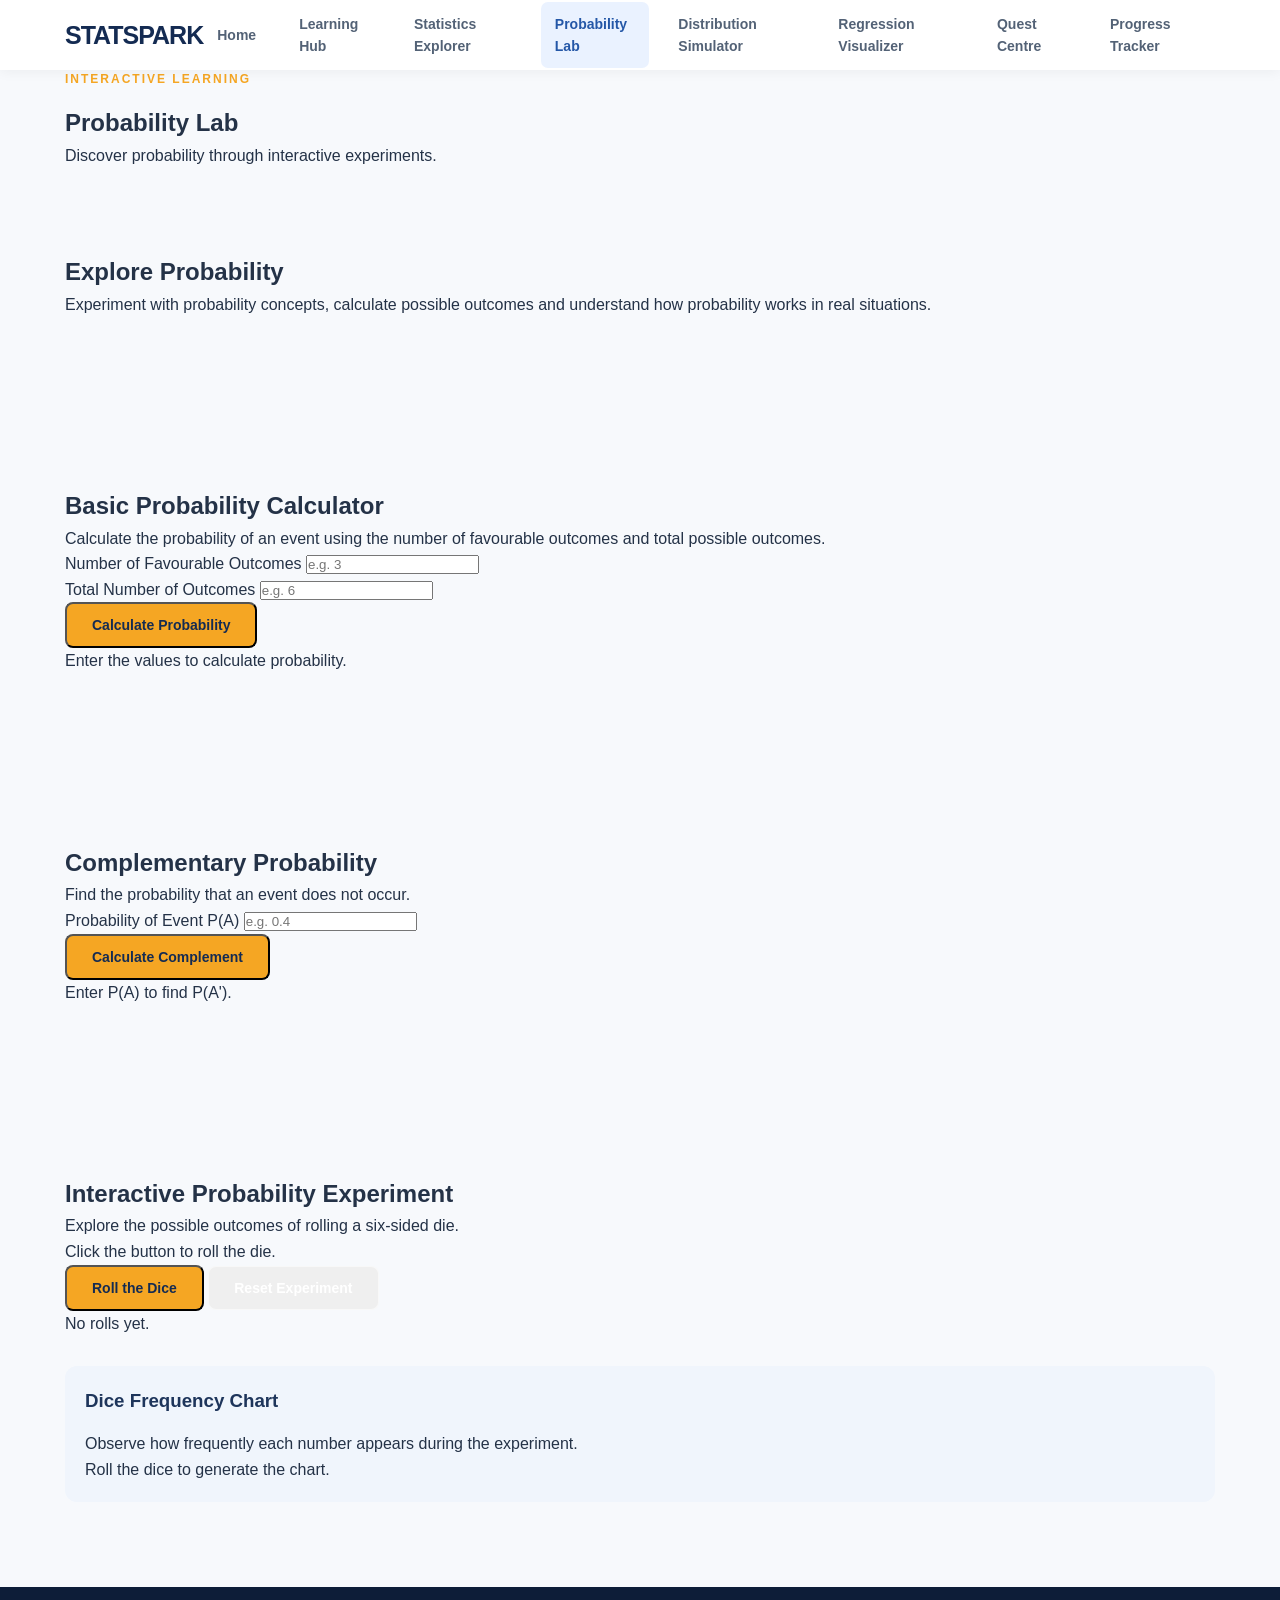
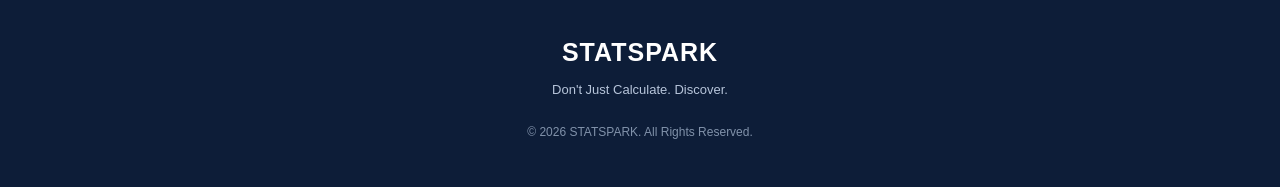
<file: pages/probability.html>
<!DOCTYPE html>
<html lang="en">

<head>
    <meta charset="UTF-8">
    <meta name="viewport" content="width=device-width, initial-scale=1.0">

    <title>Probability Lab | STATSPARK</title>

    <link rel="stylesheet" href="../css/style.css">
</head>

<body>

    
<!-- NAVIGATION BAR -->
<header class="header">

    <div class="container nav-container">

        <a href="../index.html" class="logo">
            STATSPARK
        </a>

        <button id="menuToggle" class="menu-toggle">
            ☰
        </button>

        <nav id="navMenu" class="nav-menu">

            <a href="../index.html">Home</a>
            <a href="learning.html">Learning Hub</a>
            <a href="explorer.html">Statistics Explorer</a>
            <a href="probability.html" class="active">Probability Lab</a>
            <a href="distribution.html">Distribution Simulator</a>
            <a href="regression.html">Regression Visualizer</a>
            <a href="quest.html">Quest Centre</a>
            <a href="progress.html">Progress Tracker</a>

        </nav>

    </div>

</header>


    <!-- PAGE HERO -->
    <section class="page-hero">

        <div class="container">

            <p class="section-label">INTERACTIVE LEARNING</p>

            <h1>Probability Lab</h1>

            <p>
                Discover probability through interactive experiments.
            </p>

        </div>

    </section>


    <!-- INTRODUCTION -->
    <section class="section-padding">

        <div class="container">

            <h2>Explore Probability</h2>

            <p>
                Experiment with probability concepts,
                calculate possible outcomes and understand
                how probability works in real situations.
            </p>

        </div>

    </section>


    <!-- BASIC PROBABILITY -->
    <section class="section-padding">

        <div class="container">

            <div class="explorer-card">

                <h2>Basic Probability Calculator</h2>

                <p>
                    Calculate the probability of an event
                    using the number of favourable outcomes
                    and total possible outcomes.
                </p>

                <div class="comparison-group">

                    <label for="favourableInput">
                        Number of Favourable Outcomes
                    </label>

                    <input
                        type="number"
                        id="favourableInput"
                        placeholder="e.g. 3"
                        min="0"
                    >

                </div>

                <div class="comparison-group">

                    <label for="totalInput">
                        Total Number of Outcomes
                    </label>

                    <input
                        type="number"
                        id="totalInput"
                        placeholder="e.g. 6"
                        min="1"
                    >

                </div>

                <button id="basicProbabilityBtn" class="btn btn-primary">
                    Calculate Probability
                </button>

                <p id="basicError" class="error-message"></p>

                <div id="basicResult">
                    <p>Enter the values to calculate probability.</p>
                </div>

            </div>

        </div>

    </section>


    <!-- COMPLEMENTARY PROBABILITY -->
    <section class="section-padding">

        <div class="container">

            <div class="explorer-card">

                <h2>Complementary Probability</h2>

                <p>
                    Find the probability that an event
                    does not occur.
                </p>

                <div class="comparison-group">

                    <label for="eventProbability">
                        Probability of Event P(A)
                    </label>

                    <input
                        type="number"
                        id="eventProbability"
                        placeholder="e.g. 0.4"
                        min="0"
                        max="1"
                        step="any"
                    >

                </div>

                <button id="complementBtn" class="btn btn-primary">
                    Calculate Complement
                </button>

                <p id="complementError" class="error-message"></p>

                <div id="complementResult">
                    <p>Enter P(A) to find P(A').</p>
                </div>

            </div>

        </div>

    </section>


    <!-- PROBABILITY EXPERIMENT -->
    <section class="section-padding">

        <div class="container">

            <div class="explorer-card">

                <h2>Interactive Probability Experiment</h2>

                <p>
                    Explore the possible outcomes of rolling
                    a six-sided die.
                </p>

                <div id="diceResult">
                    <p>Click the button to roll the die.</p>
                </div>

                <button id="rollDiceBtn" class="btn btn-primary">
                    Roll the Dice
                </button>
<button id="resetDiceBtn" class="btn btn-secondary">
    Reset Experiment
</button>
                <div id="diceHistory">
                    <p>No rolls yet.</p>
                </div>
<!-- DICE FREQUENCY CHART -->
<div class="chart-container">

    <h3>Dice Frequency Chart</h3>

    <p>
        Observe how frequently each number appears
        during the experiment.
    </p>

    <div id="diceChart">
        <p>Roll the dice to generate the chart.</p>
    </div>

</div>
            </div>

        </div>

    </section>


    <!-- FOOTER -->
    <footer class="footer">

        <div class="container">

            <h3>STATSPARK</h3>

            <p>Don't Just Calculate. Discover.</p>

            <p class="copyright">
                © <span id="currentYear"></span>
                STATSPARK. All Rights Reserved.
            </p>

        </div>

    </footer>


    <script src="../js/main.js"></script>
    <script src="../js/probability.js"></script>

</body>
</html>
</file>
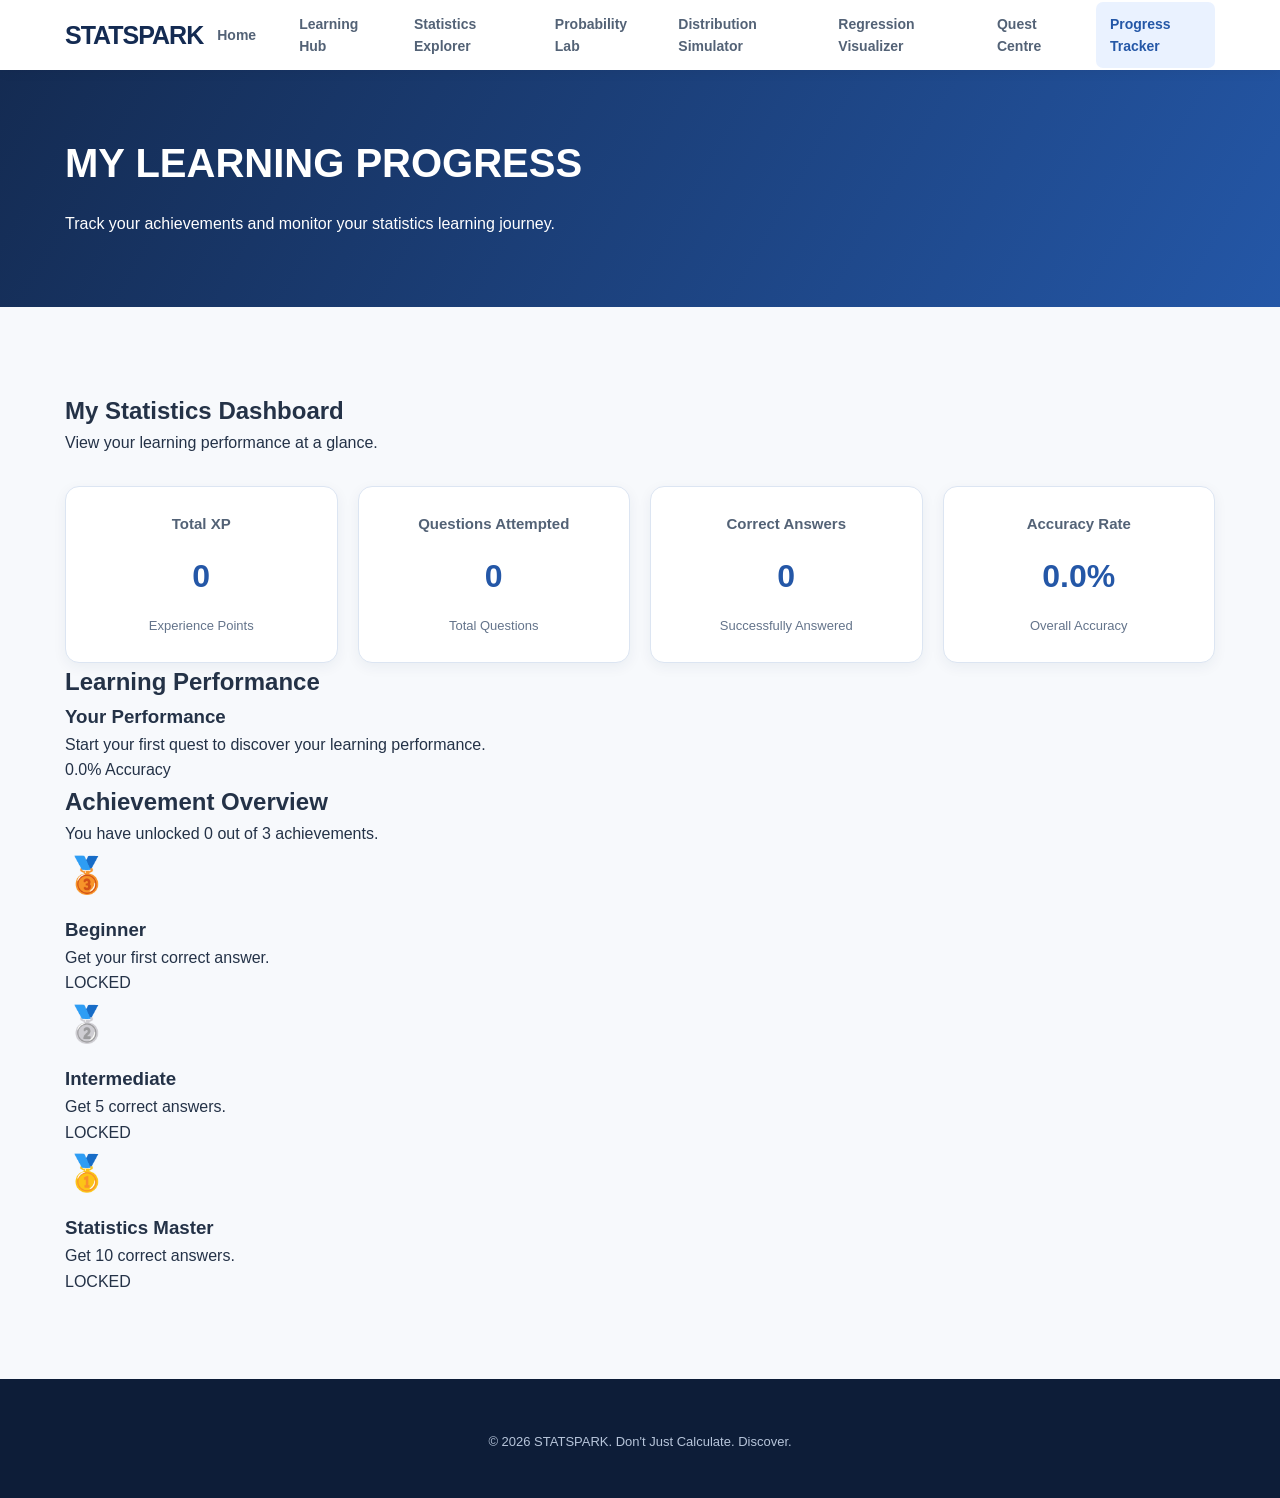
<file: pages/progress.html>
<!DOCTYPE html>
<html lang="en">

<head>
    <meta charset="UTF-8">
    <meta name="viewport" content="width=device-width, initial-scale=1.0">

    <title>Progress Tracker | STATSPARK</title>

    <link rel="stylesheet" href="../css/style.css">
</head>

<body>

    <header class="header">
        <div class="container nav-container">

            <a href="../index.html" class="logo">STATSPARK</a>

            <button class="menu-toggle" id="menuToggle">☰</button>

            <nav class="nav-menu" id="navMenu">
                <a href="../index.html">Home</a>
                <a href="learning.html">Learning Hub</a>
                <a href="explorer.html">Statistics Explorer</a>
                <a href="probability.html">Probability Lab</a>
                <a href="distribution.html">Distribution Simulator</a>
                <a href="regression.html">Regression Visualizer</a>
                <a href="quest.html">Quest Centre</a>
                <a href="progress.html" class="active">Progress Tracker</a>
            </nav>

        </div>
    </header>

    <main>

        <section class="hero">
            <div class="container">
                <h1>MY LEARNING PROGRESS</h1>
                <p>Track your achievements and monitor your statistics learning journey.</p>
            </div>
        </section>

        <section class="section-padding">
            <div class="container">

                <h2>My Statistics Dashboard</h2>
                <p>View your learning performance at a glance.</p>

                <div id="progressContainer">
                    <p>Loading your progress...</p>
                </div>

            </div>
        </section>

    </main>

    <footer class="footer">
        <div class="container">
            <p>© 2026 STATSPARK. Don't Just Calculate. Discover.</p>
        </div>
    </footer>

    <script src="../js/main.js"></script>
    <script src="../js/progress.js"></script>

</body>
</html>
</file>
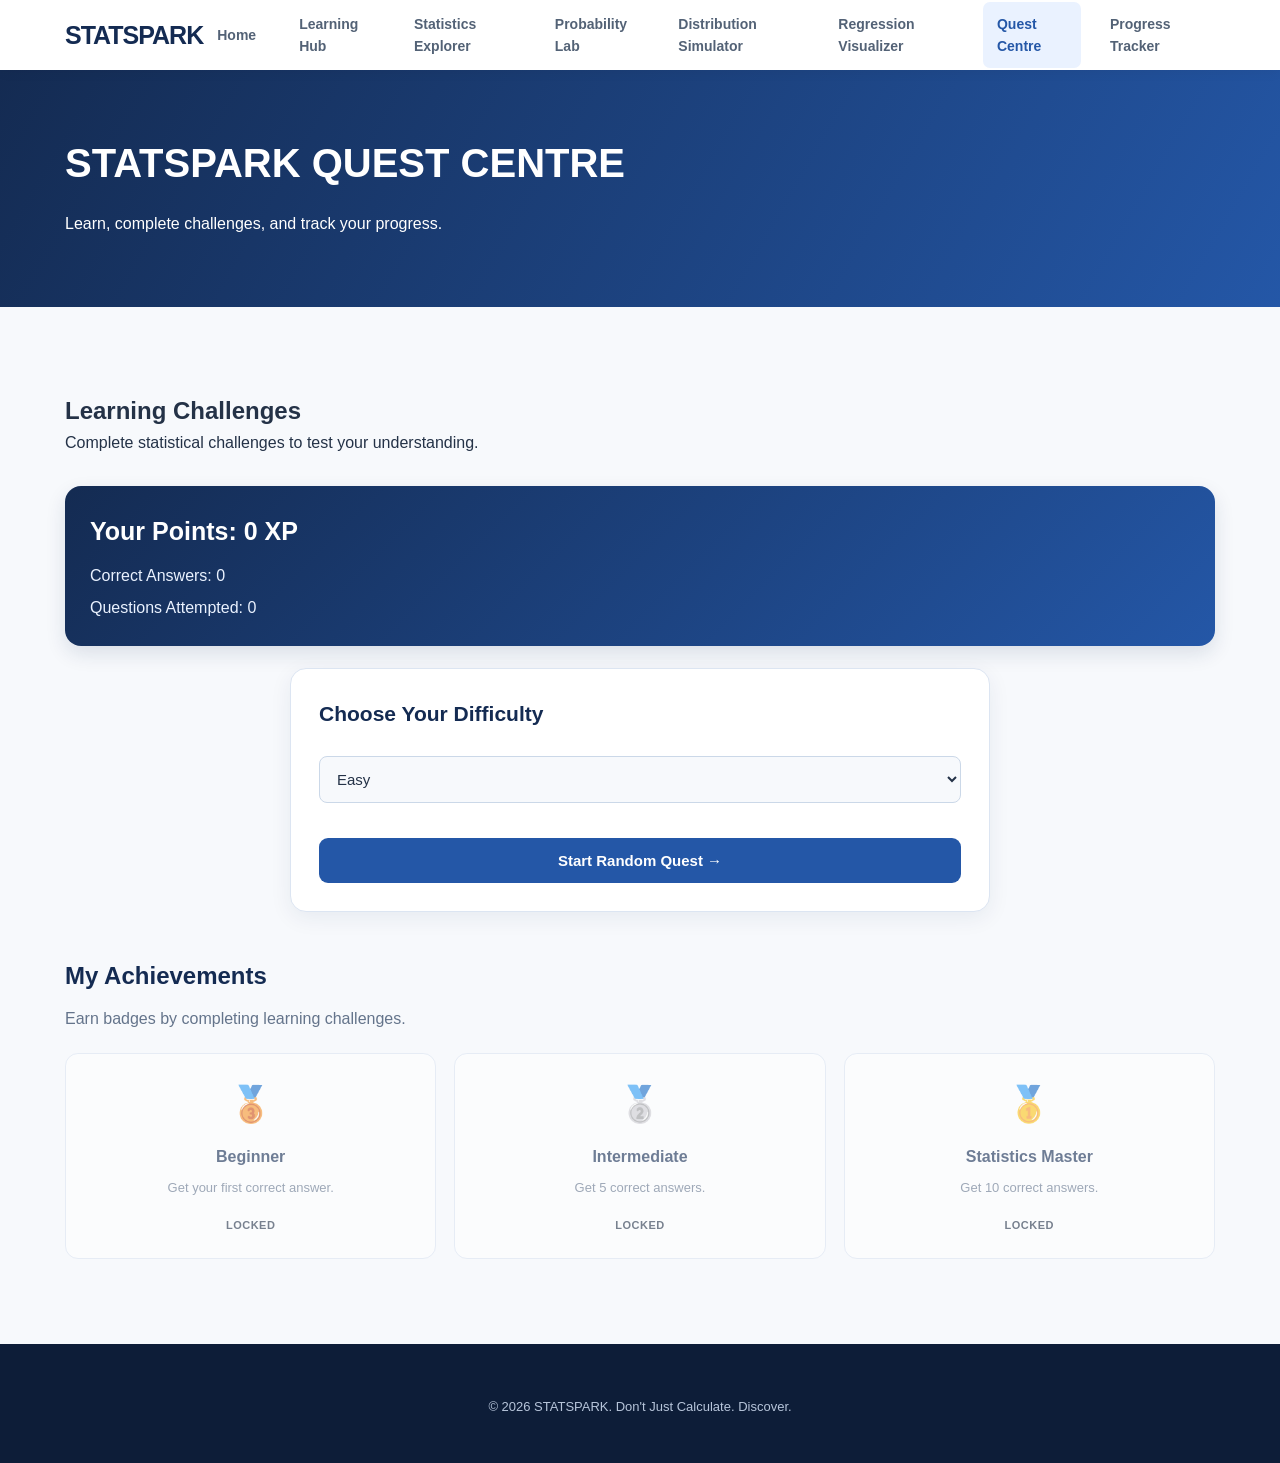
<file: pages/quest.html>
<!DOCTYPE html>
<html lang="en">

<head>
    <meta charset="UTF-8">
    <meta name="viewport" content="width=device-width, initial-scale=1.0">
    <title>Quest Centre | STATSPARK</title>
    <link rel="stylesheet" href="../css/style.css">
</head>

<body>

    <header class="header">
        <div class="container nav-container">
            <a href="../index.html" class="logo">STATSPARK</a>
            <button class="menu-toggle" id="menuToggle">☰</button>

            <nav class="nav-menu" id="navMenu">
                <a href="../index.html">Home</a>
                <a href="learning.html">Learning Hub</a>
                <a href="explorer.html">Statistics Explorer</a>
                <a href="probability.html">Probability Lab</a>
                <a href="distribution.html">Distribution Simulator</a>
                <a href="regression.html">Regression Visualizer</a>
                <a href="quest.html" class="active">Quest Centre</a>
              <a href="progress.html">Progress Tracker</a>
            </nav>
        </div>
    </header>

    <main>
        <section class="hero">
            <div class="container">
                <h1>STATSPARK QUEST CENTRE</h1>
                <p>Learn, complete challenges, and track your progress.</p>
            </div>
        </section>

        <section class="section-padding">
            <div class="container">
                <h2>Learning Challenges</h2>
                <p>Complete statistical challenges to test your understanding.</p>

                                <div id="questContainer">
                    <p>Your learning challenges will appear here.</p>
                </div>

                <!-- ACHIEVEMENT BADGES -->
                <section class="achievement-section">
                    <h2>My Achievements</h2>
                    <p>Earn badges by completing learning challenges.</p>

                    <div id="achievementContainer"></div>
                </section>
            </div>
        </section>
    </main>

    <footer class="footer">
        <div class="container">
            <p>© 2026 STATSPARK. Don't Just Calculate. Discover.</p>
        </div>
    </footer>

    <script src="../js/main.js"></script>
    <script src="../js/quest.js"></script>

</body>
</html>
</file>
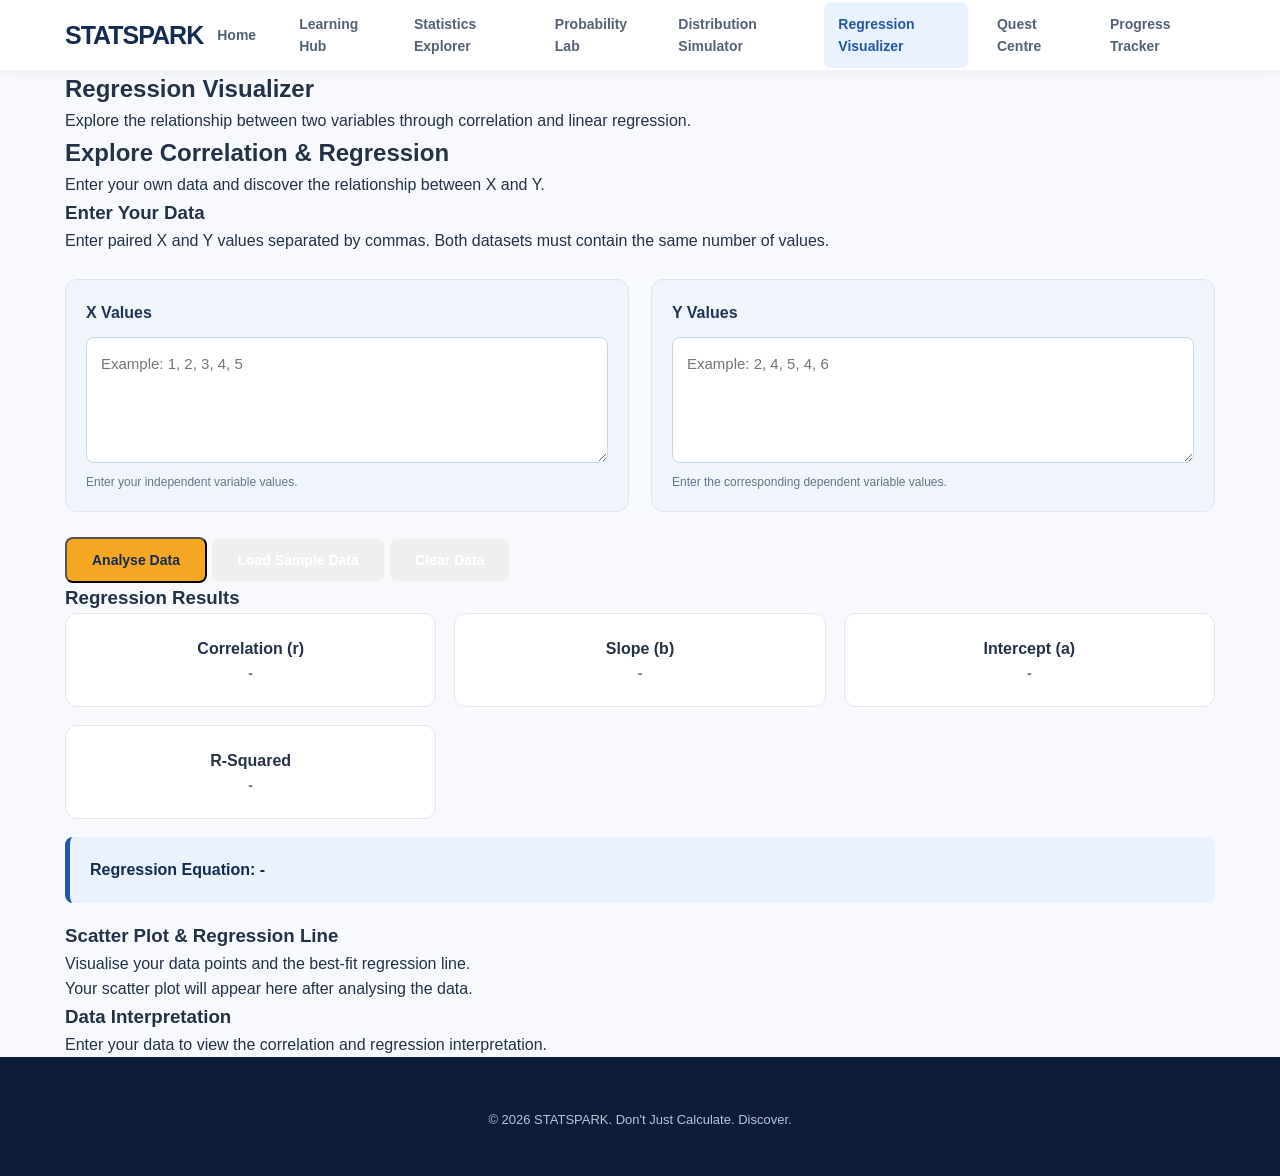
<file: pages/regression.html>
<!DOCTYPE html>
<html lang="en">

<head>
    <meta charset="UTF-8">
    <meta name="viewport" content="width=device-width, initial-scale=1.0">

    <title>Regression Visualizer | STATSPARK</title>

    <link rel="stylesheet" href="../css/style.css">
</head>

<body>

    <!-- NAVIGATION BAR -->
    <header class="header">

        <div class="container nav-container">

            <a href="../index.html" class="logo">
                STATSPARK
            </a>

            <button class="menu-toggle" id="menuToggle">
                ☰
            </button>

            <nav class="nav-menu" id="navMenu">

                <a href="../index.html">Home</a>
                <a href="learning.html">Learning Hub</a>
                <a href="explorer.html">Statistics Explorer</a>
                <a href="probability.html">Probability Lab</a>
                <a href="distribution.html">Distribution Simulator</a>
                <a href="regression.html" class="active">Regression Visualizer</a>
<a href="quest.html">Quest Centre</a>
<a href="progress.html">Progress Tracker</a>
            </nav>

        </div>

    </header>


    <!-- HERO SECTION -->
    <section class="page-hero">

        <div class="container">

            <h1>Regression Visualizer</h1>

            <p>
                Explore the relationship between two variables
                through correlation and linear regression.
            </p>

        </div>

    </section>


    <!-- REGRESSION INTRODUCTION -->
    <section class="section">

        <div class="container">

            <div class="section-heading">
                <h2>Explore Correlation & Regression</h2>

                <p>
                    Enter your own data and discover
                    the relationship between X and Y.
                </p>
            </div>


            <!-- DATA INPUT -->
            <div class="calculator-card">

                <h3>Enter Your Data</h3>

                <p>
                    Enter paired X and Y values separated by commas.
                    Both datasets must contain the same number of values.
                </p>

                <div class="regression-input-grid">

    <div class="regression-input-box">
        <label for="regressionX">
            X Values
        </label>

        <textarea
            id="regressionX"
            rows="4"
            placeholder="Example: 1, 2, 3, 4, 5"></textarea>

        <small>Enter your independent variable values.</small>
    </div>

    <div class="regression-input-box">
        <label for="regressionY">
            Y Values
        </label>

        <textarea
            id="regressionY"
            rows="4"
            placeholder="Example: 2, 4, 5, 4, 6"></textarea>

        <small>Enter the corresponding dependent variable values.</small>
    </div>

                </div>

                <button id="calculateRegression" class="btn btn-primary">
                    Analyse Data
                </button>

                <button id="sampleRegression" class="btn btn-secondary">
                    Load Sample Data
                </button>

                <button id="clearRegression" class="btn btn-secondary">
                    Clear Data
                </button>

                <div id="regressionError"></div>

            </div>


            <!-- RESULTS -->
            <div class="results-card">

                <h3>Regression Results</h3>

                <div class="results-grid">

                    <div class="result-box">
                        <h4>Correlation (r)</h4>
                        <p id="correlationResult">-</p>
                    </div>

                    <div class="result-box">
                        <h4>Slope (b)</h4>
                        <p id="slopeResult">-</p>
                    </div>

                    <div class="result-box">
                        <h4>Intercept (a)</h4>
                        <p id="interceptResult">-</p>
                    </div>

                    <div class="result-box">
                        <h4>R-Squared</h4>
                        <p id="rSquaredResult">-</p>
                    </div>

                </div>

                <div class="formula-box" id="regressionEquation">
                    Regression Equation: -
                </div>

            </div>


            <!-- SCATTER PLOT -->
            <div class="results-card">

                <h3>Scatter Plot & Regression Line</h3>

                <p>
                    Visualise your data points and
                    the best-fit regression line.
                </p>

                <div id="regressionChart">
                    <p>
                        Your scatter plot will appear here
                        after analysing the data.
                    </p>
                </div>

            </div>


            <!-- INTERPRETATION -->
            <div class="explanation-card">

                <h3>Data Interpretation</h3>

                <div id="regressionExplanation">

                    <p>
                        Enter your data to view the
                        correlation and regression interpretation.
                    </p>

                </div>

            </div>

        </div>

    </section>


    <!-- FOOTER -->
    <footer class="footer">

        <div class="container">

            <p>
                © 2026 STATSPARK. Don't Just Calculate. Discover.
            </p>

        </div>

    </footer>


    <!-- JAVASCRIPT -->
    <script src="../js/main.js"></script>
    <script src="../js/regression.js"></script>

</body>

</html>
</file>
<file: css/style.css>
/* =================================
   STATSPARK - MAIN STYLESHEET
   ================================= */

/* 1. GLOBAL SETTINGS */

:root {
    --primary: #142b52;
    --secondary: #2457a7;
    --accent: #f5a623;
    --light-blue: #eaf2ff;
    --background: #f7f9fc;
    --white: #ffffff;
    --text: #243247;
    --muted: #718096;
    --border: #e2e8f0;
}

* {
    margin: 0;
    padding: 0;
    box-sizing: border-box;
}

html {
    scroll-behavior: smooth;
}

body {
    font-family: Arial, Helvetica, sans-serif;
    background: var(--background);
    color: var(--text);
    line-height: 1.6;
}

a {
    text-decoration: none;
    color: inherit;
}

.container {
    width: 90%;
    max-width: 1150px;
    margin: auto;
}

.section-padding {
    padding: 85px 0;
}


/* 2. NAVIGATION BAR */

.navbar {
    background: var(--white);
    padding: 18px 0;
    position: sticky;
    top: 0;
    z-index: 100;
    box-shadow: 0 2px 12px rgba(0,0,0,0.05);
}

.nav-container {
    display: flex;
    align-items: center;
    justify-content: space-between;
}

.logo {
    font-size: 27px;
    font-weight: 800;
    color: var(--primary);
    letter-spacing: -1px;
}

.logo span {
    color: var(--secondary);
}

.navbar nav {
    display: flex;
    align-items: center;
    gap: 28px;
}

.navbar nav a {
    color: var(--muted);
    font-size: 14px;
    font-weight: 600;
    transition: 0.3s;
}

.navbar nav a:hover,
.navbar nav a.active {
    color: var(--secondary);
}

.menu-toggle {
    display: none;
    border: none;
    background: none;
    font-size: 27px;
    cursor: pointer;
    color: var(--primary);
}


/* 3. HERO SECTION */

.hero {
    background: linear-gradient(
        120deg,
        #142b52,
        #2457a7
    );
    color: var(--white);
    padding: 100px 0;
    overflow: hidden;
}

.hero-content {
    display: grid;
    grid-template-columns: 1.2fr 0.8fr;
    align-items: center;
    gap: 50px;
}

.hero-label,
.section-label {
    color: var(--accent);
    font-size: 12px;
    font-weight: 800;
    letter-spacing: 2px;
    margin-bottom: 15px;
}

.hero h1 {
    font-size: clamp(38px, 5vw, 62px);
    line-height: 1.15;
    margin-bottom: 25px;
}

.hero h1 span {
    color: #ffbd59;
    display: block;
}

.hero-description {
    color: #dce7f8;
    max-width: 550px;
    font-size: 16px;
    margin-bottom: 32px;
}

.hero-buttons {
    display: flex;
    flex-wrap: wrap;
    gap: 14px;
}


/* 4. BUTTONS */

.btn {
    display: inline-block;
    padding: 13px 25px;
    border-radius: 8px;
    font-size: 14px;
    font-weight: 700;
    transition: 0.3s;
    cursor: pointer;
}

.btn-primary {
    background: var(--accent);
    color: var(--primary);
}

.btn-primary:hover {
    background: #ffc15b;
    transform: translateY(-3px);
}

.btn-secondary {
    border: 1px solid rgba(255,255,255,0.6);
    color: var(--white);
}

.btn-secondary:hover {
    background: var(--white);
    color: var(--primary);
}

.btn-light {
    background: var(--white);
    color: var(--primary);
}

.btn-light:hover {
    background: var(--accent);
    transform: translateY(-3px);
}


/* 5. HERO VISUAL */

.hero-visual {
    display: flex;
    justify-content: center;
    align-items: center;
}

.visual-card {
    background: var(--white);
    color: var(--primary);
    padding: 30px;
    border-radius: 18px;
    width: 100%;
    max-width: 380px;
    box-shadow: 0 20px 50px rgba(0,0,0,0.2);
}

.visual-card p:first-child {
    color: var(--secondary);
    font-size: 11px;
    font-weight: 800;
    letter-spacing: 2px;
}

.visual-card h2 {
    margin: 12px 0 25px;
    font-size: 23px;
}

.chart {
    height: 170px;
    display: flex;
    align-items: end;
    justify-content: space-around;
    gap: 15px;
    border-bottom: 2px solid var(--border);
    padding: 0 10px;
}

.bar {
    flex: 1;
    background: linear-gradient(
        to top,
        #2457a7,
        #75a8f5
    );
    border-radius: 7px 7px 0 0;
    animation: grow 1.2s ease;
}

.bar-1 { height: 45%; }
.bar-2 { height: 70%; }
.bar-3 { height: 55%; }
.bar-4 { height: 90%; }
.bar-5 { height: 75%; }

.chart-caption {
    margin-top: 15px;
    font-size: 12px;
    color: var(--muted);
}

@keyframes grow {
    from {
        height: 0;
    }
}


/* 6. INTRODUCTION */

.intro {
    text-align: center;
    background: var(--white);
}

.intro .section-label {
    color: var(--secondary);
}

.intro h2,
.modules h2,
.tools h2 {
    color: var(--primary);
    font-size: clamp(27px, 4vw, 38px);
    margin-bottom: 18px;
}

.intro p:last-child {
    max-width: 750px;
    margin: auto;
    color: var(--muted);
    font-size: 16px;
}


/* 7. MODULES AND TOOLS */

.modules,
.tools {
    text-align: center;
}

.modules .section-label,
.tools .section-label {
    color: var(--secondary);
}

.section-description {
    color: var(--muted);
    margin-bottom: 40px;
}

.card-grid {
    display: grid;
    grid-template-columns: repeat(4, 1fr);
    gap: 22px;
    margin-top: 40px;
    text-align: left;
}

.module-card,
.tool-card {
    display: block;
    background: var(--white);
    padding: 27px;
    border-radius: 14px;
    border: 1px solid var(--border);
    transition: 0.3s;
}

.module-card:hover,
.tool-card:hover {
    transform: translateY(-7px);
    box-shadow: 0 12px 30px rgba(20,43,82,0.1);
    border-color: #a9c7f7;
}

.card-icon {
    font-size: 32px;
    margin-bottom: 18px;
}

.module-card h3,
.tool-card h3 {
    color: var(--primary);
    font-size: 18px;
    margin-bottom: 12px;
}

.module-card p,
.tool-card p {
    color: var(--muted);
    font-size: 14px;
    margin-bottom: 22px;
}

.module-card span,
.tool-card span {
    color: var(--secondary);
    font-size: 13px;
    font-weight: 800;
}

.tools {
    background: var(--light-blue);
}


/* 8. QUEST SECTION */

.quest-section {
    background: linear-gradient(
        120deg,
        #142b52,
        #2457a7
    );
    color: var(--white);
    padding: 70px 0;
}

.quest-content {
    display: flex;
    align-items: center;
    justify-content: space-between;
    gap: 30px;
}

.quest-content h2 {
    font-size: clamp(25px, 4vw, 36px);
    margin-bottom: 15px;
}

.quest-content p:not(.section-label) {
    color: #dce7f8;
    max-width: 600px;
}


/* 9. FOOTER */

.footer {
    background: #0d1d38;
    color: var(--white);
    text-align: center;
    padding: 45px 0;
}

.footer h3 {
    font-size: 25px;
    margin-bottom: 8px;
    letter-spacing: 1px;
}

.footer p {
    color: #b7c5da;
    font-size: 13px;
    margin-top: 8px;
}

.footer .copyright {
    margin-top: 22px;
    color: #8192aa;
    font-size: 12px;
}


/* 10. TABLET RESPONSIVE */

@media (max-width: 900px) {

    .card-grid {
        grid-template-columns: repeat(2, 1fr);
    }

    .hero-content {
        grid-template-columns: 1fr;
    }

    .hero-visual {
        margin-top: 20px;
    }
}

/* 11. MOBILE RESPONSIVE */

@media (max-width: 650px) {

    .container {
        width: 88%;
    }

    .section-padding {
        padding: 60px 0;
      }
   }
/* =================================
   DISTRIBUTION SIMULATOR INPUTS
================================= */

#distributionContent {
    margin-top: 25px;
}

#distributionContent label {
    display: block;
    color: #142b52;
    font-weight: 700;
    margin-top: 20px;
    margin-bottom: 8px;
}

#distributionContent input {
    display: block;
    width: 100%;
    max-width: 500px;
    padding: 13px 15px;
    border: 1px solid #dce5f2;
    border-radius: 8px;
    font-size: 16px;
    margin-bottom: 15px;
    background: #ffffff;
}

#distributionContent input:focus {
    outline: none;
    border-color: #2457a7;
    box-shadow: 0 0 0 3px rgba(36, 87, 167, 0.12);
}

#distributionContent button {
    margin-top: 15px;
}

#distributionContent .formula-box {
    margin-top: 20px;
}

@media (max-width: 600px) {
    #distributionContent label {
        font-size: 14px;
    }

    #distributionContent input {
        max-width: 100%;
    }
}
 
@media (max-width: 650px) {
    .navbar {
        padding: 15px 0;
    }

    .logo {
        font-size: 23px;
    }

    .menu-toggle {
        display: block;
    }

    .navbar nav {
        display: none;
        position: absolute;
        top: 65px;
        left: 0;
        width: 100%;
        background: var(--white);
        flex-direction: column;
        align-items: flex-start;
        padding: 20px 6%;
        gap: 20px;
        box-shadow: 0 10px 20px rgba(0,0,0,0.08);
    }

    .navbar nav.show {
        display: flex;
    }

    .hero {
        padding: 70px 0;
    }

    .hero h1 {
        font-size: 40px;
    }

    .hero-description {
        font-size: 14px;
    }

    .card-grid {
        grid-template-columns: 1fr;
    }

    .quest-content {
        flex-direction: column;
        align-items: flex-start;
    }

    .visual-card {
        padding: 23px;
    }
}

/* =================================)
   STATSPARK - LEARNING HUB STYLES
   ================================= */

/* TOPIC SECTIONS */

#data-description,
#random-variables,
#regression {
    background: #ffffff;
}

#probability,
#distributions {
    background: #f0f5fc;
}

#data-description,
#probability,
#random-variables,
#distributions,
#regression {
    scroll-margin-top: 85px;
}

#data-description h2,
#probability h2,
#random-variables h2,
#distributions h2,
#regression h2 {
    color: #142b52;
    margin: 12px 0 20px;
    font-size: 32px;
}

#data-description h3,
#probability h3,
#random-variables h3,
#distributions h3,
#regression h3 {
    color: #2457a7;
    font-size: 21px;
    margin-top: 30px;
    margin-bottom: 12px;
}

#data-description p,
#probability p,
#random-variables p,
#distributions p,
#regression p {
    margin-bottom: 15px;
    color: #536276;
}


/* FORMULA BOX */

.formula-box {
    background: #eaf2ff;
    border-left: 5px solid #2457a7;
    padding: 20px;
    margin: 18px 0;
    border-radius: 8px;
    color: #142b52;
    font-weight: 700;
    font-size: 16px;
    overflow-wrap: anywhere;
}


/* WORKED EXAMPLE BOX */

.example-box {
    background: #ffffff;
    border: 1px solid #dce6f3;
    border-radius: 14px;
    padding: 25px;
    margin: 30px 0;
    box-shadow: 0 5px 18px rgba(20,43,82,0.06);
}

.example-box h3 {
    margin-top: 0 !important;
    color: #142b52 !important;
    border-bottom: 1px solid #e2e8f0;
    padding-bottom: 15px;
}

.example-box p {
    margin-bottom: 13px;
}


/* TOPIC LIST */

#regression ul {
    padding-left: 25px;
    margin: 15px 0 25px;
    color: #536276;
}

#regression li {
    margin-bottom: 10px;
}


/* LEARNING BUTTON */

#data-description .btn,
#probability .btn,
#distributions .btn,
#regression .btn {
    margin-top: 15px;
}


/* MOBILE RESPONSIVE */

@media (max-width: 650px) {

    #data-description h2,
    #probability h2,
    #random-variables h2,
    #distributions h2,
    #regression h2 {
        font-size: 27px;
    }

    #data-description h3,
    #probability h3,
    #random-variables h3,
    #distributions h3,
    #regression h3 {
        font-size: 19px;
    }

    .formula-box {
        padding: 16px;
        font-size: 14px;
    }

    .example-box {
        padding: 18px;
    }

}

/* =================================
   TOPIC SEARCH
================================= */

.topic-search {
    background: #ffffff;
    padding: 50px 20px;
    text-align: center;
}

.topic-search h2 {
    color: #1e355b;
    font-size: 28px;
    margin-bottom: 12px;
}

.topic-search p {
    color: #647184;
    margin-bottom: 20px;
}

#topicSearch {
    width: 100%;
    max-width: 550px;
    padding: 16px 20px;
    border: 2px solid #dce5f2;
    border-radius: 12px;
    font-size: 16px;
    outline: none;
    transition: 0.3s;
}

#topicSearch:focus {
    border-color: #315f9f;
    box-shadow: 0 0 0 3px rgba(49, 95, 159, 0.12);
}

#searchMessage {
    margin-top: 15px;
    color: #647184;
    font-size: 14px;
}

@media (max-width: 600px) {
    .topic-search {
        padding: 35px 18px;
    }

    .topic-search h2 {
        font-size: 23px;
    }
}
/* =================================
   EXPANDABLE NOTES
================================= */

.expandable-notes {
    margin: 20px 0 30px;
}

.notes-toggle {
    background: #1e355b;
    color: #ffffff;
    border: none;
    padding: 12px 22px;
    border-radius: 8px;
    font-size: 15px;
    font-weight: 600;
    cursor: pointer;
    transition: 0.3s;
}

.notes-toggle:hover {
    background: #315f9f;
}

.notes-content {
    background: #f0f5fc;
    border-left: 4px solid #315f9f;
    border-radius: 10px;
    padding: 20px;
    margin-top: 15px;
}

.notes-content h4 {
    color: #1e355b;
    margin-bottom: 12px;
}

.notes-content ul {
    padding-left: 22px;
    line-height: 1.8;
}

.notes-content p {
    margin-top: 15px;
    line-height: 1.7;
}

/* =================================
   STATSPARK - EXPLANATION DESIGN
================================= */

.explanation-section {
    background: #ffffff;
    border: 1px solid #e2e8f0;
    border-radius: 14px;
    padding: 24px;
    margin-bottom: 22px;
    box-shadow: 0 4px 12px rgba(0, 0, 0, 0.04);
}

.explanation-section h3 {
    color: #1e355b;
    font-size: 20px;
    margin-bottom: 18px;
    padding-bottom: 12px;
    border-bottom: 2px solid #eaf0f8;
}

.explanation-section p {
    color: #475569;
    line-height: 1.8;
    margin-bottom: 12px;
}

.explanation-section p strong {
    color: #1e355b;
}

.explanation-section p:last-child {
    background: #edf5ff;
    border-left: 4px solid #315f9f;
    border-radius: 8px;
    padding: 14px;
    color: #1e355b;
    margin-top: 18px;
    margin-bottom: 0;
}

@media (max-width: 600px) {

    .explanation-section {
        padding: 17px;
    }

    .explanation-section h3 {
        font-size: 18px;
    }

}
/* =================================
   EXPLORER INPUT HINT
================================= */

.input-hint {
    color: #64748b;
    font-size: 13px;
    line-height: 1.6;
    margin-top: 8px;
    margin-bottom: 15px;
}
/* =================================
   EXPLORER - RESULT HIGHLIGHT
================================= */

.result-box {
    background: #ffffff;
    border: 1px solid #e2e8f0;
    border-radius: 12px;
    padding: 22px;
    text-align: center;
    transition: 0.3s;
}

.result-box h3 {
    color: #2457a7;
    font-size: 28px;
    font-weight: 800;
    margin-top: 8px;
    overflow-wrap: anywhere;
}

.result-box p {
    color: #64748b;
    font-size: 14px;
    font-weight: 600;
}

.result-box:hover {
    border-color: #2457a7;
    transform: translateY(-3px);
}

@media (max-width: 600px) {

    .result-box {
        padding: 17px;
    }

    .result-box h3 {
        font-size: 24px;
    }

}
/* =================================
   EXPLORER - RESPONSIVE RESULTS GRID
================================= */

.results-grid {
    display: grid;
    grid-template-columns: repeat(3, minmax(0, 1fr));
    gap: 18px;
}

@media (max-width: 600px) {

    .results-grid {
        grid-template-columns: repeat(2, minmax(0, 1fr));
        gap: 12px;
    }

}
/* =================================
   STATSPARK - CALCULATION HISTORY
================================= */

.history-item {
    background: #f8fafc;
    border: 1px solid #e2e8f0;
    border-left: 4px solid #315f9f;
    border-radius: 12px;
    padding: 20px;
    margin: 16px 0;
    transition: 0.3s;
}

.history-item:hover {
    border-color: #315f9f;
    transform: translateY(-2px);
    box-shadow: 0 4px 12px rgba(0, 0, 0, 0.05);
}

.history-item h3 {
    color: #1e355b;
    font-size: 17px;
    margin-bottom: 14px;
}

.history-item p {
    color: #475569;
    font-size: 14px;
    line-height: 1.7;
    margin-bottom: 7px;
    overflow-wrap: anywhere;
}

.history-item strong {
    color: #1e355b;
}

@media (max-width: 600px) {

    .history-item {
        padding: 16px;
    }

}
/* =================================
   QUICK INTERPRETATION
================================= */

.interpretation-item {
    background: #f8fafc;
    border: 1px solid #e2e8f0;
    border-left: 4px solid #315f9f;
    border-radius: 10px;
    padding: 18px;
    margin: 14px 0;
}

.interpretation-item h3 {
    color: #1e355b;
    font-size: 17px;
    margin-bottom: 8px;
}

.interpretation-item p {
    color: #475569;
    font-size: 14px;
    line-height: 1.7;
}

.interpretation-item strong {
    color: #2457a7;
}

@media (max-width: 600px) {

    .interpretation-item {
        padding: 15px;
    }

}
/* =================================
   DATASET COMPARISON TABLE
================================= */

.comparison-table {
    width: 100%;
    border-collapse: collapse;
    margin-top: 20px;
    text-align: center;
    table-layout: fixed;
}

.comparison-table th,
.comparison-table td {
    border: 1px solid #e2e8f0;
    padding: 12px 8px;
    overflow-wrap: anywhere;
}

.comparison-table th {
    background: #1e355b;
    color: #ffffff;
    font-weight: 700;
}

.comparison-table td {
    color: #475569;
    background: #ffffff;
}

.comparison-table tr:nth-child(even) td {
    background: #f0f5fc;
}

.comparison-table th:first-child,
.comparison-table td:first-child {
   font-weight: 700;
}


@media (max-width: 600px) {
    .comparison-table th,
    .comparison-table td {
        padding: 9px 5px;
        font-size: 12px;
    }
}

/* =================================
   DICE FREQUENCY CHART
================================= */

.chart-container {
    margin-top: 30px;
    padding: 20px;
    background: #f0f5fc;
    border-radius: 12px;
}

.chart-container h3 {
    color: #1e355b;
    margin-bottom: 15px;
}

.frequency-chart {
    margin-top: 20px;
}

.chart-row {
    display: flex;
    align-items: center;
    gap: 12px;
    margin-bottom: 16px;
}

.chart-label {
    width: 20px;
    font-weight: bold;
    color: #1e355b;
}

.chart-bar-container {
    flex: 1;
    height: 22px;
    background: #dce5f2;
    border-radius: 20px;
    overflow: hidden;
}

.chart-bar {
    height: 100%;
    background: #315f9f;
    border-radius: 20px;
    transition: width 0.4s ease;
}

.chart-value {
    width: 25px;
    text-align: right;
    font-weight: bold;
}

@media (max-width: 480px) {
    .chart-container {
        padding: 15px;
    }

    .chart-row {
        gap: 8px;
    }
}
/* =================================
   BINOMIAL DISTRIBUTION GRAPH
================================= */

.distribution-chart {
    margin-top: 25px;
    padding: 20px;
    background: #f0f5fc;
    border-radius: 12px;
}

.distribution-bar-row {
    display: flex;
    align-items: center;
    gap: 10px;
    margin-bottom: 15px;
}

.distribution-bar-label {
    width: 25px;
    font-weight: bold;
    color: #1e355b;
    text-align: center;
}

.distribution-bar-track {
    flex: 1;
    height: 24px;
    background: #dce5f2;
    border-radius: 20px;
    overflow: hidden;
}

.distribution-bar {
    height: 100%;
    background: #315f9f;
    border-radius: 20px;
    min-width: 0;
}

.distribution-bar-value {
    width: 55px;
    text-align: right;
    font-size: 13px;
    font-weight: bold;
    color: #1e355b;
}

@media (max-width: 480px) {
    .distribution-chart {
        padding: 12px;
    }

    .distribution-bar-row {
        gap: 6px;
    }

    .distribution-bar-value {
        width: 48px;
        font-size: 12px;
    }
}
/* =================================
   NORMAL DISTRIBUTION BELL CURVE
================================= */

.normal-chart {
    width: 100%;
    margin-top: 25px;
    padding: 15px;
    background: #f0f5fc;
    border-radius: 12px;
    overflow: hidden;
}

.normal-chart svg {
    display: block;
    width: 100%;
    height: auto;
}

.normal-chart text {
    fill: #1e355b;
    font-family: Arial, sans-serif;
}

@media (max-width: 480px) {
    .normal-chart {
        padding: 8px;
    }
}
/* =================================
   REGRESSION VISUALIZER CHART
================================= */

.regression-chart-container {
    width: 100%;
    margin-top: 25px;
    padding: 15px;
    background: #f0f5fc;
    border-radius: 12px;
    overflow: hidden;
}

.regression-chart-container svg {
    display: block;
    width: 100%;
    height: auto;
}

.regression-chart-container text {
    fill: #1e355b;
    font-family: Arial, sans-serif;
    font-size: 13px;
}

.regression-legend {
    display: flex;
    justify-content: center;
    flex-wrap: wrap;
    gap: 25px;
    margin-top: 15px;
    font-size: 13px;
    color: #1e355b;
}

.regression-legend span {
    display: flex;
    align-items: center;
    gap: 8px;
}

.legend-dot {
    width: 12px;
    height: 12px;
    display: inline-block;
    background: #315f9f;
    border-radius: 50%;
}

.legend-line {
    width: 22px;
    height: 3px;
    display: inline-block;
    background: #e05252;
}

@media (max-width: 480px) {
    .regression-chart-container {
        padding: 8px;
    }

    .regression-legend {
        gap: 12px;
        font-size: 12px;
    }
}
/* =================================
   REGRESSION DATA INPUT DESIGN
================================= */

.regression-input-grid {
    display: grid;
    grid-template-columns: repeat(2, minmax(0, 1fr));
    gap: 22px;
    margin-top: 25px;
    margin-bottom: 25px;
}

.regression-input-box {
    background: #f0f5fc;
    padding: 20px;
    border-radius: 12px;
    border: 1px solid #dce5f2;
}

.regression-input-box label {
    display: block;
    font-size: 16px;
    font-weight: 700;
    color: #1e355b;
    margin-bottom: 12px;
}

.regression-input-box textarea {
    display: block;
    width: 100%;
    box-sizing: border-box;
    padding: 14px;
    border: 1px solid #cbd8e8;
    border-radius: 8px;
    background: #ffffff;
    font-size: 15px;
    line-height: 1.6;
    resize: vertical;
    font-family: Arial, sans-serif;
}

.regression-input-box textarea:focus {
    outline: none;
    border-color: #315f9f;
    box-shadow: 0 0 0 3px rgba(49, 95, 159, 0.12);
}

.regression-input-box small {
    display: block;
    margin-top: 10px;
    color: #64748b;
    font-size: 12px;
    line-height: 1.5;
}

@media (max-width: 600px) {

    .regression-input-grid {
        grid-template-columns: 1fr;
        gap: 15px;
    }

    .regression-input-box {
        padding: 16px;
    }

}
/* =================================
   STATSPARK - FLOATING MOBILE MENU
================================= */

.header {
    position: sticky;
    top: 0;
    z-index: 1000;
    background: #ffffff;
    box-shadow: 0 2px 12px rgba(0, 0, 0, 0.05);
}

.nav-container {
    position: relative;
    display: flex;
    align-items: center;
    justify-content: space-between;
    min-height: 70px;
}

.logo {
    font-size: 25px;
    font-weight: 800;
    color: #142b52;
}

.menu-toggle {
    display: block;
    border: none;
    background: #eaf2ff;
    color: #142b52;
    border-radius: 8px;
    width: 42px;
    height: 42px;
    font-size: 24px;
    cursor: pointer;
}

.nav-menu {
    display: none;
    position: absolute;
    top: 62px;
    right: 0;
    width: 230px;
    padding: 12px;
    background: #ffffff;
    border: 1px solid #e2e8f0;
    border-radius: 12px;
    box-shadow: 0 12px 30px rgba(20, 43, 82, 0.15);
    flex-direction: column;
    align-items: stretch;
    gap: 4px;
}

.nav-menu.show {
    display: flex;
}

.nav-menu a {
    display: block;
    padding: 11px 14px;
    border-radius: 7px;
    color: #536276;
    font-size: 14px;
    font-weight: 600;
}

.nav-menu a:hover,
.nav-menu a.active {
    background: #eaf2ff;
    color: #2457a7;
}

@media (min-width: 900px) {

    .menu-toggle {
        display: none;
    }

    .nav-menu {
        display: flex;
        position: static;
        width: auto;
        padding: 0;
        border: none;
        box-shadow: none;
        background: transparent;
        flex-direction: row;
        align-items: center;
        gap: 15px;
    }

}

/* =================================
   STATSPARK - QUEST CENTRE
================================= */

#questContainer {
    display: grid;
    grid-template-columns: repeat(2, minmax(0, 1fr));
    gap: 22px;
    margin-top: 30px;
}

.quest-score {
    grid-column: 1 / -1;
    background: #142b52;
    color: #ffffff;
    padding: 25px;
    border-radius: 14px;
}

.quest-score h3 {
    font-size: 24px;
    margin-bottom: 8px;
}

.quest-score p {
    color: #dbeafe;
}

.quest-card {
    background: #ffffff;
    padding: 25px;
    border-radius: 14px;
    border: 1px solid #dce5f2;
    box-shadow: 0 5px 18px rgba(20, 43, 82, 0.06);
}

.quest-card h3 {
    color: #2457a7;
    margin-bottom: 15px;
}

.quest-card > p {
    color: #243247;
    line-height: 1.7;
    margin-bottom: 18px;
}

.quest-options {
    display: grid;
    grid-template-columns: repeat(2, minmax(0, 1fr));
    gap: 10px;
}

.quest-options button {
    padding: 12px;
    border: 1px solid #cbd8e8;
    background: #f7f9fc;
    border-radius: 8px;
    color: #243247;
    font-weight: 600;
    cursor: pointer;
}

.quest-options button:hover:not(:disabled) {
    background: #eaf2ff;
    border-color: #315f9f;
}

.quest-options button:disabled {
    background: #eaf2ff;
    color: #2457a7;
    cursor: default;
}

.quest-card p[id^="questFeedback"] {
    margin-top: 15px;
    font-weight: 600;
}

@media (max-width: 600px) {
    #questContainer {
        grid-template-columns: 1fr;
    }

    .quest-card {
        padding: 20px;
    }
}

/* =================================
   STATSPARK - RANDOM QUEST DESIGN
================================= */

#questContainer {
    display: grid;
    grid-template-columns: minmax(0, 1fr);
    gap: 22px;
    margin-top: 30px;
}

.quest-score {
    background: linear-gradient(135deg, #142b52, #2457a7);
    color: #ffffff;
    padding: 25px;
    border-radius: 16px;
    box-shadow: 0 8px 20px rgba(20, 43, 82, 0.12);
}

.quest-score h3 {
    font-size: 25px;
    margin-bottom: 12px;
}

.quest-score p {
    color: #eaf2ff;
    margin-top: 7px;
}

.quest-card {
    width: 100%;
    max-width: 700px;
    box-sizing: border-box;
    justify-self: center;
    background: #ffffff;
    padding: 28px;
    border-radius: 16px;
    border: 1px solid #dce5f2;
    box-shadow: 0 6px 22px rgba(20, 43, 82, 0.07);
}

.quest-question-info {
    display: flex;
    justify-content: space-between;
    align-items: center;
    gap: 10px;
    margin-bottom: 22px;
}

.quest-question-info span {
    background: #eaf2ff;
    color: #2457a7;
    padding: 7px 13px;
    border-radius: 20px;
    font-size: 12px;
    font-weight: 700;
}

.quest-card h3 {
    color: #142b52;
    font-size: 21px;
    margin-bottom: 16px;
}

.quest-card > p {
    color: #243247;
    line-height: 1.8;
    margin-bottom: 20px;
}

.quest-options {
    display: grid;
    grid-template-columns: repeat(2, minmax(0, 1fr));
    gap: 12px;
    margin: 22px 0;
}

.quest-options button {
    background: #f7f9fc;
    border: 1px solid #cbd8e8;
    border-radius: 9px;
    padding: 14px;
    color: #243247;
    font-size: 15px;
    font-weight: 600;
    cursor: pointer;
    transition: 0.2s;
}

.quest-options button:hover:not(:disabled) {
    background: #eaf2ff;
    border-color: #2457a7;
}

.quest-options button:disabled {
    opacity: 0.7;
    cursor: default;
}

.next-question-btn {
    display: block;
    width: 100%;
    margin-top: 20px;
    padding: 14px 20px;
    background: #2457a7;
    color: #ffffff;
    border: none;
    border-radius: 9px;
    font-size: 15px;
    font-weight: 700;
    cursor: pointer;
    transition: 0.2s;
}

.next-question-btn:hover:not(:disabled) {
    background: #142b52;
}

.next-question-btn:disabled {
    background: #aab8ca;
    cursor: not-allowed;
}

.quest-points-info {
    text-align: center;
    color: #64748b !important;
    font-size: 13px;
    margin-top: 14px;
}

#difficultySelect {
    width: 100%;
    padding: 13px;
    margin: 10px 0 15px;
    border: 1px solid #cbd8e8;
    border-radius: 8px;
    background: #f7f9fc;
    color: #243247;
    font-size: 15px;
}

/* ACHIEVEMENT SECTION */

.achievement-section {
    margin-top: 45px;
}

.achievement-section h2 {
    color: #142b52;
    margin-bottom: 10px;
}

.achievement-section > p {
    color: #64748b;
    margin-bottom: 22px;
}

#achievementContainer {
    display: grid;
    grid-template-columns: repeat(3, minmax(0, 1fr));
    gap: 18px;
}

.achievement-card {
    background: #ffffff;
    border: 1px solid #dce5f2;
    border-radius: 13px;
    padding: 22px 15px;
    text-align: center;
}

.achievement-icon {
    font-size: 35px;
    margin-bottom: 12px;
}

.achievement-card h3 {
    color: #142b52;
    font-size: 16px;
    margin-bottom: 8px;
}

.achievement-card p {
    color: #64748b;
    font-size: 13px;
    line-height: 1.6;
    margin-bottom: 12px;
}

.achievement-card span {
    font-size: 11px;
    font-weight: 800;
    letter-spacing: 0.5px;
}

.achievement-card.unlocked {
    background: #f0f5fc;
    border-color: #9bb9e5;
}

.achievement-card.unlocked span {
    color: #2457a7;
}

.achievement-card.locked {
    opacity: 0.6;
}

/* MOBILE */

@media (max-width: 600px) {
    .quest-card {
        padding: 20px;
    }

    .quest-options {
        grid-template-columns: repeat(2, minmax(0, 1fr));
        gap: 9px;
    }

    #achievementContainer {
        grid-template-columns: 1fr;
    }

    .quest-score {
        padding: 20px;
    }
  }
/* =================================
   STATSPARK - PROGRESS TRACKER
================================= */

.progress-dashboard {
    display: grid;
    grid-template-columns: repeat(4, minmax(0, 1fr));
    gap: 20px;
    margin-top: 30px;
}

.progress-card {
    background: #ffffff;
    border: 1px solid #dce5f2;
    border-radius: 14px;
    padding: 25px 18px;
    text-align: center;
    box-shadow: 0 4px 14px rgba(20, 43, 82, 0.06);
}

.progress-card h3 {
    color: #536276;
    font-size: 15px;
    margin-bottom: 15px;
}

.progress-card p {
    color: #2457a7;
    font-size: 32px;
    font-weight: 800;
    margin-bottom: 10px;
}

.progress-card span {
    color: #64748b;
    font-size: 13px;
}

/* =================================
   STATSPARK - MAIN STYLESHEET
   ================================= */

/* 1. GLOBAL SETTINGS */

:root {
    --primary: #142b52;
    --secondary: #2457a7;
    --accent: #f5a623;
    --light-blue: #eaf2ff;
    --background: #f7f9fc;
    --white: #ffffff;
    --text: #243247;
    --muted: #718096;
    --border: #e2e8f0;
}

* {
    margin: 0;
    padding: 0;
    box-sizing: border-box;
}

html {
    scroll-behavior: smooth;
}

body {
    font-family: Arial, Helvetica, sans-serif;
    background: var(--background);
    color: var(--text);
    line-height: 1.6;
}

a {
    text-decoration: none;
    color: inherit;
}

.container {
    width: 90%;
    max-width: 1150px;
    margin: auto;
}

.section-padding {
    padding: 85px 0;
}


/* 2. NAVIGATION BAR */

.navbar {
    background: var(--white);
    padding: 18px 0;
    position: sticky;
    top: 0;
    z-index: 100;
    box-shadow: 0 2px 12px rgba(0,0,0,0.05);
}

.nav-container {
    display: flex;
    align-items: center;
    justify-content: space-between;
}

.logo {
    font-size: 27px;
    font-weight: 800;
    color: var(--primary);
    letter-spacing: -1px;
}

.logo span {
    color: var(--secondary);
}

.navbar nav {
    display: flex;
    align-items: center;
    gap: 28px;
}

.navbar nav a {
    color: var(--muted);
    font-size: 14px;
    font-weight: 600;
    transition: 0.3s;
}

.navbar nav a:hover,
.navbar nav a.active {
    color: var(--secondary);
}

.menu-toggle {
    display: none;
    border: none;
    background: none;
    font-size: 27px;
    cursor: pointer;
    color: var(--primary);
}


/* 3. HERO SECTION */

.hero {
    background: linear-gradient(
        120deg,
        #142b52,
        #2457a7
    );
    color: var(--white);
    padding: 100px 0;
    overflow: hidden;
}

.hero-content {
    display: grid;
    grid-template-columns: 1.2fr 0.8fr;
    align-items: center;
    gap: 50px;
}

.hero-label,
.section-label {
    color: var(--accent);
    font-size: 12px;
    font-weight: 800;
    letter-spacing: 2px;
    margin-bottom: 15px;
}

.hero h1 {
    font-size: clamp(38px, 5vw, 62px);
    line-height: 1.15;
    margin-bottom: 25px;
}

.hero h1 span {
    color: #ffbd59;
    display: block;
}

.hero-description {
    color: #dce7f8;
    max-width: 550px;
    font-size: 16px;
    margin-bottom: 32px;
}

.hero-buttons {
    display: flex;
    flex-wrap: wrap;
    gap: 14px;
}


/* 4. BUTTONS */

.btn {
    display: inline-block;
    padding: 13px 25px;
    border-radius: 8px;
    font-size: 14px;
    font-weight: 700;
    transition: 0.3s;
    cursor: pointer;
}

.btn-primary {
    background: var(--accent);
    color: var(--primary);
}

.btn-primary:hover {
    background: #ffc15b;
    transform: translateY(-3px);
}

.btn-secondary {
    border: 1px solid rgba(255,255,255,0.6);
    color: var(--white);
}

.btn-secondary:hover {
    background: var(--white);
    color: var(--primary);
}

.btn-light {
    background: var(--white);
    color: var(--primary);
}

.btn-light:hover {
    background: var(--accent);
    transform: translateY(-3px);
}


/* 5. HERO VISUAL */

.hero-visual {
    display: flex;
    justify-content: center;
    align-items: center;
}

.visual-card {
    background: var(--white);
    color: var(--primary);
    padding: 30px;
    border-radius: 18px;
    width: 100%;
    max-width: 380px;
    box-shadow: 0 20px 50px rgba(0,0,0,0.2);
}

.visual-card p:first-child {
    color: var(--secondary);
    font-size: 11px;
    font-weight: 800;
    letter-spacing: 2px;
}

.visual-card h2 {
    margin: 12px 0 25px;
    font-size: 23px;
}

.chart {
    height: 170px;
    display: flex;
    align-items: end;
    justify-content: space-around;
    gap: 15px;
    border-bottom: 2px solid var(--border);
    padding: 0 10px;
}

.bar {
    flex: 1;
    background: linear-gradient(
        to top,
        #2457a7,
        #75a8f5
    );
    border-radius: 7px 7px 0 0;
    animation: grow 1.2s ease;
}

.bar-1 { height: 45%; }
.bar-2 { height: 70%; }
.bar-3 { height: 55%; }
.bar-4 { height: 90%; }
.bar-5 { height: 75%; }

.chart-caption {
    margin-top: 15px;
    font-size: 12px;
    color: var(--muted);
}

@keyframes grow {
    from {
        height: 0;
    }
}


/* 6. INTRODUCTION */

.intro {
    text-align: center;
    background: var(--white);
}

.intro .section-label {
    color: var(--secondary);
}

.intro h2,
.modules h2,
.tools h2 {
    color: var(--primary);
    font-size: clamp(27px, 4vw, 38px);
    margin-bottom: 18px;
}

.intro p:last-child {
    max-width: 750px;
    margin: auto;
    color: var(--muted);
    font-size: 16px;
}

/* 7. MODULES AND TOOLS */

.modules,
.tools {
    text-align: center;
}

.modules .section-label,
.tools .section-label {
    color: var(--secondary);
}

.section-description {
    color: var(--muted);
    margin-bottom: 40px;
}

.card-grid {
    display: grid;
    grid-template-columns: repeat(4, 1fr);
    gap: 22px;
    margin-top: 40px;
    text-align: left;
}

.module-card,
.tool-card {
    display: block;
    background: var(--white);
    padding: 27px;
    border-radius: 14px;
    border: 1px solid var(--border);
    transition: 0.3s;
}

.module-card:hover,
.tool-card:hover {
    transform: translateY(-7px);
    box-shadow: 0 12px 30px rgba(20,43,82,0.1);
    border-color: #a9c7f7;
}

.card-icon {
    font-size: 32px;
    margin-bottom: 18px;
}

.module-card h3,
.tool-card h3 {
    color: var(--primary);
    font-size: 18px;
    margin-bottom: 12px;
}

.module-card p,
.tool-card p {
    color: var(--muted);
    font-size: 14px;
    margin-bottom: 22px;
}

.module-card span,
.tool-card span {
    color: var(--secondary);
    font-size: 13px;
    font-weight: 800;
}

.tools {
    background: var(--light-blue);
}


/* 8. QUEST SECTION */

.quest-section {
    background: linear-gradient(
        120deg,
        #142b52,
        #2457a7
    );
    color: var(--white);
    padding: 70px 0;
}

.quest-content {
    display: flex;
    align-items: center;
    justify-content: space-between;
    gap: 30px;
}

.quest-content h2 {
    font-size: clamp(25px, 4vw, 36px);
    margin-bottom: 15px;
}

.quest-content p:not(.section-label) {
    color: #dce7f8;
    max-width: 600px;
}


/* 9. FOOTER */

.footer {
    background: #0d1d38;
    color: var(--white);
    text-align: center;
    padding: 45px 0;
}

.footer h3 {
    font-size: 25px;
    margin-bottom: 8px;
    letter-spacing: 1px;
}

.footer p {
    color: #b7c5da;
    font-size: 13px;
    margin-top: 8px;
}

.footer .copyright {
    margin-top: 22px;
    color: #8192aa;
    font-size: 12px;
}


/* 10. TABLET RESPONSIVE */

@media (max-width: 900px) {

    .card-grid {
        grid-template-columns: repeat(2, 1fr);
    }

    .hero-content {
        grid-template-columns: 1fr;
    }

    .hero-visual {
        margin-top: 20px;
    }
}


/* 11. MOBILE RESPONSIVE */

@media (max-width: 650px) {

    .container {
        width: 88%;
    }

    .section-padding {
        padding: 60px 0;
      }
  }
   
/* =================================
   DISTRIBUTION SIMULATOR INPUTS
================================= */

#distributionContent {
    margin-top: 25px;
}

#distributionContent label {
    display: block;
    color: #142b52;
    font-weight: 700;
    margin-top: 20px;
    margin-bottom: 8px;
}

#distributionContent input {
    display: block;
    width: 100%;
    max-width: 500px;
    padding: 13px 15px;
    border: 1px solid #dce5f2;
    border-radius: 8px;
    font-size: 16px;
    margin-bottom: 15px;
    background: #ffffff;
}

#distributionContent input:focus {
    outline: none;
    border-color: #2457a7;
    box-shadow: 0 0 0 3px rgba(36, 87, 167, 0.12);
}

#distributionContent button {
    margin-top: 15px;
}

#distributionContent .formula-box {
    margin-top: 20px;
}

@media (max-width: 600px) {
    #distributionContent label {
        font-size: 14px;
    }

    #distributionContent input {
        max-width: 100%;
    }
}
 

    .navbar {
        padding: 15px 0;
    }

    .logo {
        font-size: 23px;
    }

    .menu-toggle {
        display: block;
    }

    .navbar nav {
        display: none;
        position: absolute;
        top: 65px;
        left: 0;
        width: 100%;
        background: var(--white);
        flex-direction: column;
        align-items: flex-start;
        padding: 20px 6%;
        gap: 20px;
        box-shadow: 0 10px 20px rgba(0,0,0,0.08);
    }

    .navbar nav.show {
        display: flex;
    }

    .hero {
        padding: 70px 0;
    }

    .hero h1 {
        font-size: 40px;
    }

    .hero-description {
        font-size: 14px;
    }

    .card-grid {
        grid-template-columns: 1fr;
    }

    .quest-content {
        flex-direction: column;
        align-items: flex-start;
    }

    .visual-card {
        padding: 23px;
    }

/* =================================
   STATSPARK - LEARNING HUB STYLES
   ================================= */

/* TOPIC SECTIONS */

#data-description,
#random-variables,
#regression {
    background: #ffffff;
}

#probability,
#distributions {
    background: #f0f5fc;
}

#data-description,
#probability,
#random-variables,
#distributions,
#regression {
    scroll-margin-top: 85px;
}

#data-description h2,
#probability h2,
#random-variables h2,
#distributions h2,
#regression h2 {
    color: #142b52;
    margin: 12px 0 20px;
    font-size: 32px;
}

#data-description h3,
#probability h3,
#random-variables h3,
#distributions h3,
#regression h3 {
    color: #2457a7;
    font-size: 21px;
    margin-top: 30px;
    margin-bottom: 12px;
}

#data-description p,
#probability p,
#random-variables p,
#distributions p,
#regression p {
    margin-bottom: 15px;
    color: #536276;
}


/* FORMULA BOX */

.formula-box {
    background: #eaf2ff;
    border-left: 5px solid #2457a7;
    padding: 20px;
    margin: 18px 0;
    border-radius: 8px;
    color: #142b52;
    font-weight: 700;
    font-size: 16px;
    overflow-wrap: anywhere;
}


/* WORKED EXAMPLE BOX */

.example-box {
    background: #ffffff;
    border: 1px solid #dce6f3;
    border-radius: 14px;
    padding: 25px;
    margin: 30px 0;
    box-shadow: 0 5px 18px rgba(20,43,82,0.06);
}

.example-box h3 {
    margin-top: 0 !important;
    color: #142b52 !important;
    border-bottom: 1px solid #e2e8f0;
    padding-bottom: 15px;
}

.example-box p {
    margin-bottom: 13px;
}


/* TOPIC LIST */

#regression ul {
    padding-left: 25px;
    margin: 15px 0 25px;
    color: #536276;
}

#regression li {
    margin-bottom: 10px;
}


/* LEARNING BUTTON */

#data-description .btn,
#probability .btn,
#distributions .btn,
#regression .btn {
    margin-top: 15px;
}


/* MOBILE RESPONSIVE */

@media (max-width: 650px) {

    #data-description h2,
    #probability h2,
    #random-variables h2,
    #distributions h2,
    #regression h2 {
        font-size: 27px;
    }

    #data-description h3,
    #probability h3,
    #random-variables h3,
    #distributions h3,
    #regression h3 {
        font-size: 19px;
    }

    .formula-box {
        padding: 16px;
        font-size: 14px;
    }

    .example-box {
        padding: 18px;
    }

}

/* =================================
   TOPIC SEARCH
================================= */

.topic-search {
    background: #ffffff;
    padding: 50px 20px;
    text-align: center;
}

.topic-search h2 {
    color: #1e355b;
    font-size: 28px;
    margin-bottom: 12px;
}

.topic-search p {
    color: #647184;
    margin-bottom: 20px;
}

#topicSearch {
    width: 100%;
    max-width: 550px;
    padding: 16px 20px;
    border: 2px solid #dce5f2;
    border-radius: 12px;
    font-size: 16px;
    outline: none;
    transition: 0.3s;
}

#topicSearch:focus {
    border-color: #315f9f;
    box-shadow: 0 0 0 3px rgba(49, 95, 159, 0.12);
}

#searchMessage {
    margin-top: 15px;
    color: #647184;
    font-size: 14px;
}

@media (max-width: 600px) {
    .topic-search {
        padding: 35px 18px;
    }

    .topic-search h2 {
        font-size: 23px;
    }
}
/* =================================
   EXPANDABLE NOTES
================================= */

.expandable-notes {
    margin: 20px 0 30px;
}

.notes-toggle {
    background: #1e355b;
    color: #ffffff;
    border: none;
    padding: 12px 22px;
    border-radius: 8px;
    font-size: 15px;
    font-weight: 600;
    cursor: pointer;
    transition: 0.3s;
}

.notes-toggle:hover {
    background: #315f9f;
}

.notes-content {
    background: #f0f5fc;
    border-left: 4px solid #315f9f;
    border-radius: 10px;
    padding: 20px;
    margin-top: 15px;
}

.notes-content h4 {
    color: #1e355b;
    margin-bottom: 12px;
}

.notes-content ul {
    padding-left: 22px;
    line-height: 1.8;
}

.notes-content p {
    margin-top: 15px;
    line-height: 1.7;
}

/* =================================
   STATSPARK - EXPLANATION DESIGN
================================= */

.explanation-section {
    background: #ffffff;
    border: 1px solid #e2e8f0;
    border-radius: 14px;
    padding: 24px;
    margin-bottom: 22px;
    box-shadow: 0 4px 12px rgba(0, 0, 0, 0.04);
}

.explanation-section h3 {
    color: #1e355b;
    font-size: 20px;
    margin-bottom: 18px;
    padding-bottom: 12px;
    border-bottom: 2px solid #eaf0f8;
}

.explanation-section p {
    color: #475569;
    line-height: 1.8;
    margin-bottom: 12px;
}

.explanation-section p strong {
    color: #1e355b;
}

.explanation-section p:last-child {
    background: #edf5ff;
    border-left: 4px solid #315f9f;
    border-radius: 8px;
    padding: 14px;
    color: #1e355b;
    margin-top: 18px;
    margin-bottom: 0;
}

@media (max-width: 600px) {

    .explanation-section {
        padding: 17px;
    }

    .explanation-section h3 {
        font-size: 18px;
    }

}
/* =================================
   EXPLORER INPUT HINT
================================= */

.input-hint {
    color: #64748b;
    font-size: 13px;
    line-height: 1.6;
    margin-top: 8px;
    margin-bottom: 15px;
}
/* =================================
   EXPLORER - RESULT HIGHLIGHT
================================= */

.result-box {
    background: #ffffff;
    border: 1px solid #e2e8f0;
    border-radius: 12px;
    padding: 22px;
    text-align: center;
    transition: 0.3s;
}

.result-box h3 {
    color: #2457a7;
    font-size: 28px;
    font-weight: 800;
    margin-top: 8px;
    overflow-wrap: anywhere;
}

.result-box p {
    color: #64748b;
    font-size: 14px;
    font-weight: 600;
}

.result-box:hover {
    border-color: #2457a7;
    transform: translateY(-3px);
}

@media (max-width: 600px) {

    .result-box {
        padding: 17px;
    }

    .result-box h3 {
        font-size: 24px;
    }

}
/* =================================
   EXPLORER - RESPONSIVE RESULTS GRID
================================= */

.results-grid {
    display: grid;
    grid-template-columns: repeat(3, minmax(0, 1fr));
    gap: 18px;
}

@media (max-width: 600px) {

    .results-grid {
        grid-template-columns: repeat(2, minmax(0, 1fr));
        gap: 12px;
    }

}
/* =================================
   STATSPARK - CALCULATION HISTORY
================================= */

.history-item {
    background: #f8fafc;
    border: 1px solid #e2e8f0;
    border-left: 4px solid #315f9f;
    border-radius: 12px;
    padding: 20px;
    margin: 16px 0;
    transition: 0.3s;
}

.history-item:hover {
    border-color: #315f9f;
    transform: translateY(-2px);
    box-shadow: 0 4px 12px rgba(0, 0, 0, 0.05);
}

.history-item h3 {
    color: #1e355b;
    font-size: 17px;
    margin-bottom: 14px;
}

.history-item p {
    color: #475569;
    font-size: 14px;
    line-height: 1.7;
    margin-bottom: 7px;
    overflow-wrap: anywhere;
}

.history-item strong {
    color: #1e355b;
}

@media (max-width: 600px) {

    .history-item {
        padding: 16px;
    }

}
/* =================================
   QUICK INTERPRETATION
================================= */

.interpretation-item {
    background: #f8fafc;
    border: 1px solid #e2e8f0;
    border-left: 4px solid #315f9f;
    border-radius: 10px;
    padding: 18px;
    margin: 14px 0;
}

.interpretation-item h3 {
    color: #1e355b;
    font-size: 17px;
    margin-bottom: 8px;
}

.interpretation-item p {
    color: #475569;
    font-size: 14px;
    line-height: 1.7;
}

.interpretation-item strong {
    color: #2457a7;
}

@media (max-width: 600px) {

    .interpretation-item {
        padding: 15px;
    }

}
/* =================================
   DATASET COMPARISON TABLE
================================= */

.comparison-table {
    width: 100%;
    border-collapse: collapse;
    margin-top: 20px;
    text-align: center;
    table-layout: fixed;
}

.comparison-table th,
.comparison-table td {
    border: 1px solid #e2e8f0;
    padding: 12px 8px;
    overflow-wrap: anywhere;
}

.comparison-table th {
    background: #1e355b;
    color: #ffffff;
    font-weight: 700;
}

.comparison-table td {
    color: #475569;
    background: #ffffff;
}

.comparison-table tr:nth-child(even) td {
    background: #f0f5fc;
}

.comparison-table th:first-child,
.comparison-table td:first-child {
    font-weight: 700;
}


@media (max-width: 600px) {
    .comparison-table th,
    .comparison-table td {
        padding: 9px 5px;
        font-size: 12px;
    }
}

/* =================================
   DICE FREQUENCY CHART
================================= */

.chart-container {
    margin-top: 30px;
    padding: 20px;
    background: #f0f5fc;
    border-radius: 12px;
}

.chart-container h3 {
    color: #1e355b;
    margin-bottom: 15px;
}

.frequency-chart {
    margin-top: 20px;
}

.chart-row {
    display: flex;
    align-items: center;
    gap: 12px;
    margin-bottom: 16px;
}

.chart-label {
    width: 20px;
    font-weight: bold;
    color: #1e355b;
}

.chart-bar-container {
    flex: 1;
    height: 22px;
    background: #dce5f2;
    border-radius: 20px;
    overflow: hidden;
}

.chart-bar {
    height: 100%;
    background: #315f9f;
    border-radius: 20px;
    transition: width 0.4s ease;
}

.chart-value {
    width: 25px;
    text-align: right;
    font-weight: bold;
}

@media (max-width: 480px) {
    .chart-container {
        padding: 15px;
    }

    .chart-row {
        gap: 8px;
    }
}
/* =================================
   BINOMIAL DISTRIBUTION GRAPH
================================= */

.distribution-chart {
    margin-top: 25px;
    padding: 20px;
    background: #f0f5fc;
    border-radius: 12px;
}

.distribution-bar-row {
    display: flex;
    align-items: center;
    gap: 10px;
    margin-bottom: 15px;
}

.distribution-bar-label {
    width: 25px;
    font-weight: bold;
    color: #1e355b;
    text-align: center;
}

.distribution-bar-track {
    flex: 1;
    height: 24px;
    background: #dce5f2;
    border-radius: 20px;
    overflow: hidden;
}

.distribution-bar {
    height: 100%;
    background: #315f9f;
    border-radius: 20px;
    min-width: 0;
}

.distribution-bar-value {
    width: 55px;
    text-align: right;
    font-size: 13px;
    font-weight: bold;
    color: #1e355b;
}

@media (max-width: 480px) {
    .distribution-chart {
        padding: 12px;
    }

    .distribution-bar-row {
        gap: 6px;
    }

    .distribution-bar-value {
        width: 48px;
        font-size: 12px;
    }
}
/* =================================
   NORMAL DISTRIBUTION BELL CURVE
================================= */

.normal-chart {
    width: 100%;
    margin-top: 25px;
    padding: 15px;
    background: #f0f5fc;
    border-radius: 12px;
    overflow: hidden;
}

.normal-chart svg {
    display: block;
    width: 100%;
    height: auto;
}

.normal-chart text {
    fill: #1e355b;
    font-family: Arial, sans-serif;
}

@media (max-width: 480px) {
    .normal-chart {
        padding: 8px;
    }
}
/* =================================
   REGRESSION VISUALIZER CHART
================================= */

.regression-chart-container {
    width: 100%;
    margin-top: 25px;
    padding: 15px;
    background: #f0f5fc;
    border-radius: 12px;
    overflow: hidden;
}

.regression-chart-container svg {
    display: block;
    width: 100%;
    height: auto;
}

.regression-chart-container text {
    fill: #1e355b;
    font-family: Arial, sans-serif;
    font-size: 13px;
}

.regression-legend {
    display: flex;
    justify-content: center;
    flex-wrap: wrap;
    gap: 25px;
    margin-top: 15px;
    font-size: 13px;
    color: #1e355b;
}

.regression-legend span {
    display: flex;
    align-items: center;
    gap: 8px;
}

.legend-dot {
    width: 12px;
    height: 12px;
    display: inline-block;
    background: #315f9f;
    border-radius: 50%;
}

.legend-line {
    width: 22px;
    height: 3px;
    display: inline-block;
    background: #e05252;
}

@media (max-width: 480px) {
    .regression-chart-container {
        padding: 8px;
    }

    .regression-legend {
        gap: 12px;
        font-size: 12px;
    }
}
/* =================================
   REGRESSION DATA INPUT DESIGN
================================= */

.regression-input-grid {
    display: grid;
    grid-template-columns: repeat(2, minmax(0, 1fr));
    gap: 22px;
    margin-top: 25px;
    margin-bottom: 25px;
}

.regression-input-box {
    background: #f0f5fc;
    padding: 20px;
    border-radius: 12px;
    border: 1px solid #dce5f2;
}

.regression-input-box label {
    display: block;
    font-size: 16px;
    font-weight: 700;
    color: #1e355b;
    margin-bottom: 12px;
}

.regression-input-box textarea {
    display: block;
    width: 100%;
    box-sizing: border-box;
    padding: 14px;
    border: 1px solid #cbd8e8;
    border-radius: 8px;
    background: #ffffff;
    font-size: 15px;
    line-height: 1.6;
    resize: vertical;
    font-family: Arial, sans-serif;
}

.regression-input-box textarea:focus {
    outline: none;
    border-color: #315f9f;
    box-shadow: 0 0 0 3px rgba(49, 95, 159, 0.12);
}

.regression-input-box small {
    display: block;
    margin-top: 10px;
    color: #64748b;
    font-size: 12px;
    line-height: 1.5;
}

@media (max-width: 600px) {

    .regression-input-grid {
        grid-template-columns: 1fr;
        gap: 15px;
    }

    .regression-input-box {
        padding: 16px;
    }

}
/* =================================
   STATSPARK - FLOATING MOBILE MENU
================================= */

.header {
    position: sticky;
    top: 0;
    z-index: 1000;
    background: #ffffff;
    box-shadow: 0 2px 12px rgba(0, 0, 0, 0.05);
}

.nav-container {
    position: relative;
    display: flex;
    align-items: center;
    justify-content: space-between;
    min-height: 70px;
}

.logo {
    font-size: 25px;
    font-weight: 800;
    color: #142b52;
}

.menu-toggle {
    display: block;
    border: none;
    background: #eaf2ff;
    color: #142b52;
    border-radius: 8px;
    width: 42px;
    height: 42px;
    font-size: 24px;
    cursor: pointer;
}

.nav-menu {
    display: none;
    position: absolute;
    top: 62px;
    right: 0;
    width: 230px;
    padding: 12px;
    background: #ffffff;
    border: 1px solid #e2e8f0;
    border-radius: 12px;
    box-shadow: 0 12px 30px rgba(20, 43, 82, 0.15);
    flex-direction: column;
    align-items: stretch;
    gap: 4px;
}

.nav-menu.show {
    display: flex;
}

.nav-menu a {
    display: block;
    padding: 11px 14px;
    border-radius: 7px;
    color: #536276;
    font-size: 14px;
    font-weight: 600;
}

.nav-menu a:hover,
.nav-menu a.active {
    background: #eaf2ff;
    color: #2457a7;
}

@media (min-width: 900px) {

    .menu-toggle {
        display: none;
    }

    .nav-menu {
        display: flex;
        position: static;
        width: auto;
        padding: 0;
        border: none;
        box-shadow: none;
        background: transparent;
        flex-direction: row;
        align-items: center;
        gap: 15px;
    }

}

/* =================================
   STATSPARK - QUEST CENTRE
================================= */

#questContainer {
    display: grid;
    grid-template-columns: repeat(2, minmax(0, 1fr));
    gap: 22px;
    margin-top: 30px;
}

.quest-score {
    grid-column: 1 / -1;
    background: #142b52;
    color: #ffffff;
    padding: 25px;
    border-radius: 14px;
}

.quest-score h3 {
    font-size: 24px;
    margin-bottom: 8px;
}

.quest-score p {
    color: #dbeafe;
}

.quest-card {
    background: #ffffff;
    padding: 25px;
    border-radius: 14px;
    border: 1px solid #dce5f2;
    box-shadow: 0 5px 18px rgba(20, 43, 82, 0.06);
}

.quest-card h3 {
    color: #2457a7;
    margin-bottom: 15px;
}

.quest-card > p {
    color: #243247;
    line-height: 1.7;
    margin-bottom: 18px;
}

.quest-options {
    display: grid;
    grid-template-columns: repeat(2, minmax(0, 1fr));
    gap: 10px;
}

.quest-options button {
    padding: 12px;
    border: 1px solid #cbd8e8;
    background: #f7f9fc;
    border-radius: 8px;
    color: #243247;
    font-weight: 600;
    cursor: pointer;
}

.quest-options button:hover:not(:disabled) {
    background: #eaf2ff;
    border-color: #315f9f;
}

.quest-options button:disabled {
    background: #eaf2ff;
    color: #2457a7;
    cursor: default;
}

.quest-card p[id^="questFeedback"] {
    margin-top: 15px;
    font-weight: 600;
}

@media (max-width: 600px) {
    #questContainer {
        grid-template-columns: 1fr;
    }

    .quest-card {
        padding: 20px;
    }
}

/* =================================
   STATSPARK - RANDOM QUEST DESIGN
================================= */

#questContainer {
    display: grid;
    grid-template-columns: minmax(0, 1fr);
    gap: 22px;
    margin-top: 30px;
}

.quest-score {
    background: linear-gradient(135deg, #142b52, #2457a7);
    color: #ffffff;
    padding: 25px;
    border-radius: 16px;
    box-shadow: 0 8px 20px rgba(20, 43, 82, 0.12);
}

.quest-score h3 {
    font-size: 25px;
    margin-bottom: 12px;
}

.quest-score p {
    color: #eaf2ff;
    margin-top: 7px;
}

.quest-card {
    width: 100%;
    max-width: 700px;
    box-sizing: border-box;
    justify-self: center;
    background: #ffffff;
    padding: 28px;
    border-radius: 16px;
    border: 1px solid #dce5f2;
    box-shadow: 0 6px 22px rgba(20, 43, 82, 0.07);
}

.quest-question-info {
    display: flex;
    justify-content: space-between;
    align-items: center;
    gap: 10px;
    margin-bottom: 22px;
}

.quest-question-info span {
    background: #eaf2ff;
    color: #2457a7;
    padding: 7px 13px;
    border-radius: 20px;
    font-size: 12px;
    font-weight: 700;
}

.quest-card h3 {
    color: #142b52;
    font-size: 21px;
    margin-bottom: 16px;
}

.quest-card > p {
    color: #243247;
    line-height: 1.8;
    margin-bottom: 20px;
}

.quest-options {
    display: grid;
    grid-template-columns: repeat(2, minmax(0, 1fr));
    gap: 12px;
    margin: 22px 0;
}

.quest-options button {
    background: #f7f9fc;
    border: 1px solid #cbd8e8;
    border-radius: 9px;
    padding: 14px;
    color: #243247;
    font-size: 15px;
    font-weight: 600;
    cursor: pointer;
    transition: 0.2s;
}

.quest-options button:hover:not(:disabled) {
    background: #eaf2ff;
    border-color: #2457a7;
}

.quest-options button:disabled {
    opacity: 0.7;
    cursor: default;
}

.next-question-btn {
    display: block;
    width: 100%;
    margin-top: 20px;
    padding: 14px 20px;
    background: #2457a7;
    color: #ffffff;
    border: none;
    border-radius: 9px;
    font-size: 15px;
    font-weight: 700;
    cursor: pointer;
    transition: 0.2s;
}

.next-question-btn:hover:not(:disabled) {
    background: #142b52;
}

.next-question-btn:disabled {
    background: #aab8ca;
    cursor: not-allowed;
}

.quest-points-info {
    text-align: center;
    color: #64748b !important;
    font-size: 13px;
    margin-top: 14px;
}

#difficultySelect {
    width: 100%;
    padding: 13px;
    margin: 10px 0 15px;
    border: 1px solid #cbd8e8;
    border-radius: 8px;
    background: #f7f9fc;
    color: #243247;
    font-size: 15px;
}

/* ACHIEVEMENT SECTION */

.achievement-section {
    margin-top: 45px;
}

.achievement-section h2 {
    color: #142b52;
    margin-bottom: 10px;
}

.achievement-section > p {
    color: #64748b;
    margin-bottom: 22px;
}

#achievementContainer {
    display: grid;
    grid-template-columns: repeat(3, minmax(0, 1fr));
    gap: 18px;
}

.achievement-card {
    background: #ffffff;
    border: 1px solid #dce5f2;
    border-radius: 13px;
    padding: 22px 15px;
    text-align: center;
}

.achievement-icon {
    font-size: 35px;
    margin-bottom: 12px;
}

.achievement-card h3 {
    color: #142b52;
    font-size: 16px;
    margin-bottom: 8px;
}

.achievement-card p {
    color: #64748b;
    font-size: 13px;
    line-height: 1.6;
    margin-bottom: 12px;
}

.achievement-card span {
    font-size: 11px;
    font-weight: 800;
    letter-spacing: 0.5px;
}

.achievement-card.unlocked {
    background: #f0f5fc;
    border-color: #9bb9e5;
}

.achievement-card.unlocked span {
    color: #2457a7;
}

.achievement-card.locked {
    opacity: 0.6;
}

/* MOBILE */

@media (max-width: 600px) {
    .quest-card {
        padding: 20px;
    }

    .quest-options {
        grid-template-columns: repeat(2, minmax(0, 1fr));
        gap: 9px;
    }

    #achievementContainer {
        grid-template-columns: 1fr;
    }

    .quest-score {
        padding: 20px;
    }
  
  }
/* =================================
   STATSPARK - PROGRESS TRACKER
================================= */

.progress-dashboard {
    display: grid;
    grid-template-columns: repeat(4, minmax(0, 1fr));
    gap: 20px;
    margin-top: 30px;
}

.progress-card {
    background: #ffffff;
    border: 1px solid #dce5f2;
    border-radius: 14px;
    padding: 25px 18px;
    text-align: center;
    box-shadow: 0 4px 14px rgba(20, 43, 82, 0.06);
}

.progress-card h3 {
    color: #536276;
    font-size: 15px;
    margin-bottom: 15px;
}

.progress-card p {
    color: #2457a7;
    font-size: 32px;
    font-weight: 800;
    margin-bottom: 10px;
}

.progress-card span {
    color: #64748b;
    font-size: 13px;
}

@media (max-width: 800px) {
    .progress-dashboard {
        grid-template-columns: repeat(2, minmax(0, 1fr));
    }
}

@media (max-width: 450px) {
    .progress-dashboard {
      grid-template-columns: 1fr;
    }
}

/* FIX: STATISTICS EXPLORER MOBILE MENU */

@media (max-width: 899px) {
    .header .nav-menu.show {
        display: flex !important;
        position: absolute;
        top: 62px;
        right: 0;
        z-index: 9999;
        background: #ffffff;
        width: 230px;
        flex-direction: column;
    }
  }
</file>
